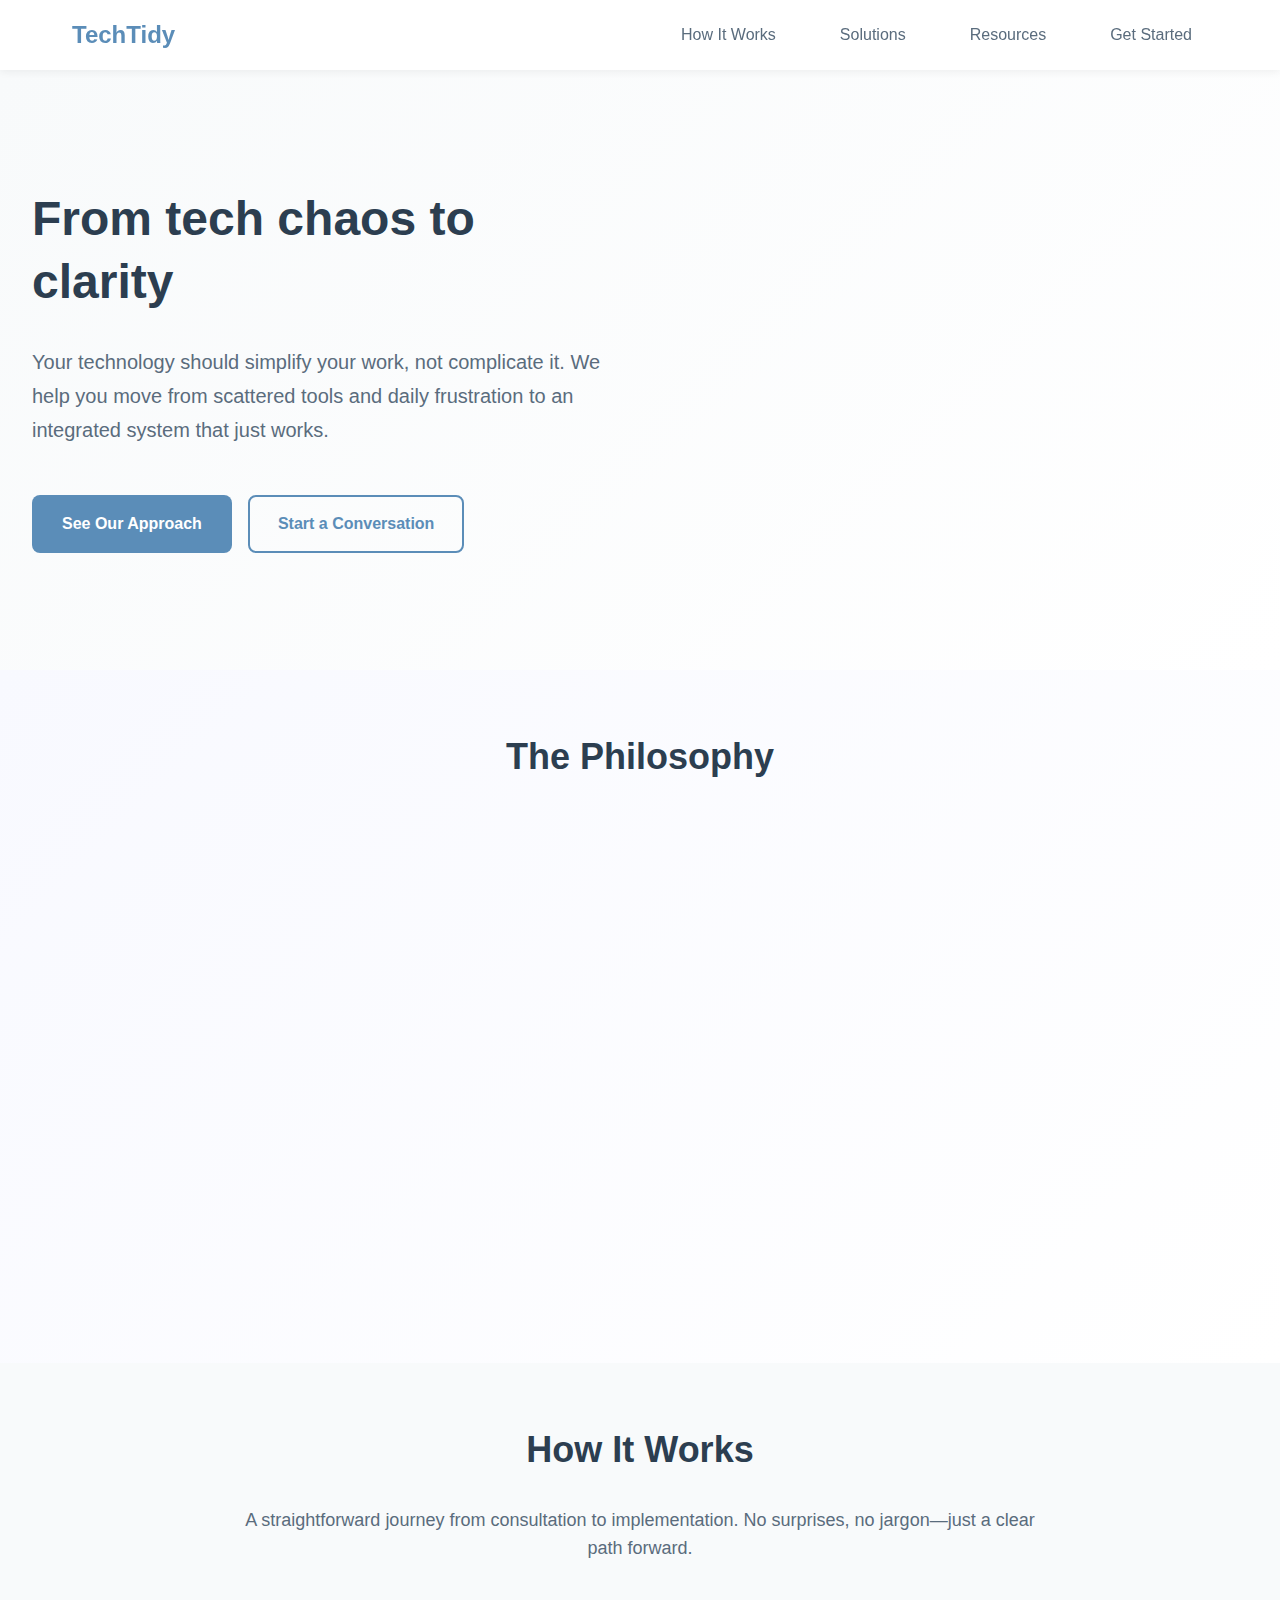
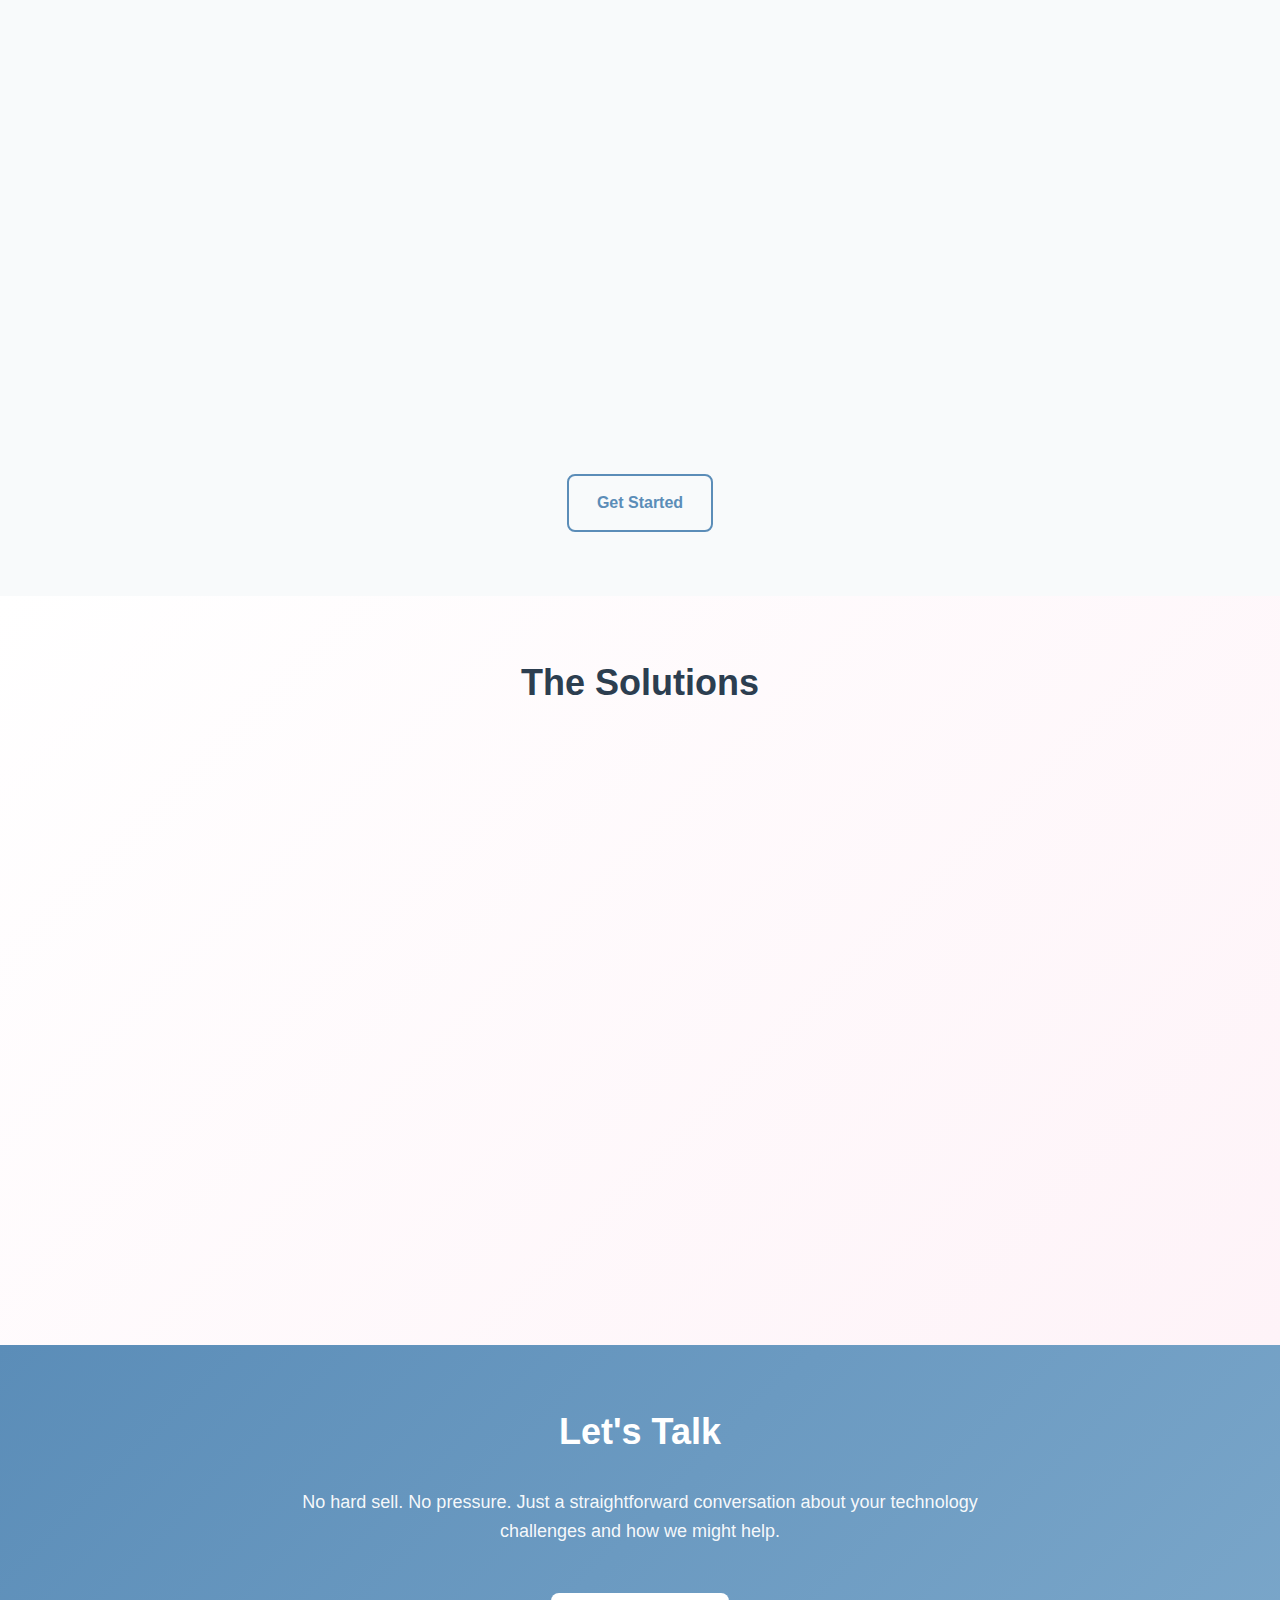
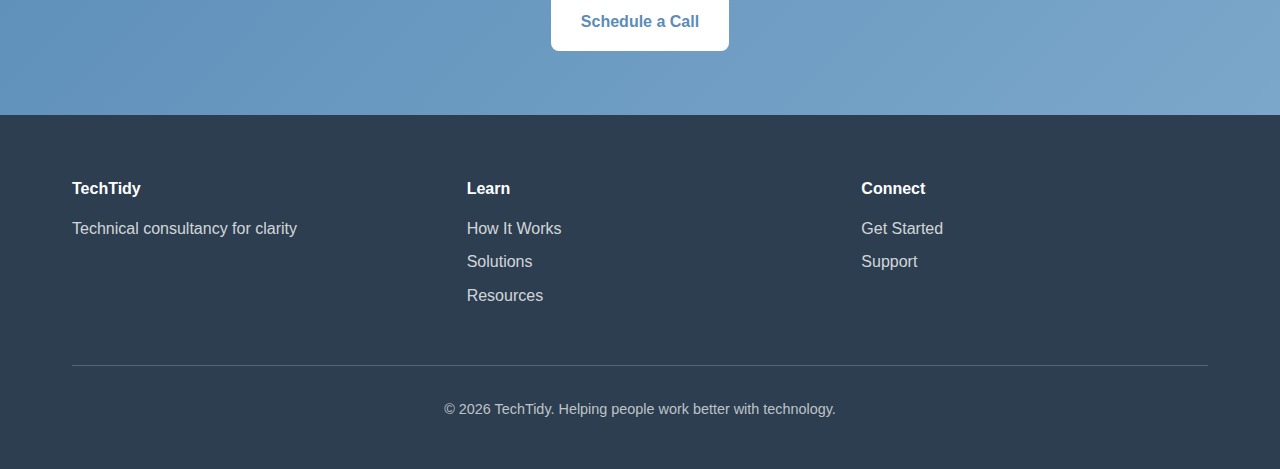
<file: index.html>
<!DOCTYPE html>
<html lang="en">
<head>
    <meta charset="UTF-8">
    <meta name="viewport" content="width=device-width, initial-scale=1.0">
    <meta name="description" content="Technical consultancy for clarity. We help you move from tech chaos to an integrated system that just works. Assessment, improvement, and connection.">
    <title>TechTidy - From Tech Chaos to Clarity</title>
    <link rel="stylesheet" href="styles.css">
</head>
<body>
    <header>
        <nav class="nav-container">
            <div class="logo">
                <a href="index.html">TechTidy</a>
            </div>
            <button class="mobile-menu-toggle" aria-label="Toggle menu">
                <span></span>
                <span></span>
                <span></span>
            </button>
            <ul class="nav-menu">
                <li><a href="how-it-works.html">How It Works</a></li>
                <li><a href="solutions.html">Solutions</a></li>
                <li><a href="resources.html">Resources</a></li>
                <li><a href="contact.html">Get Started</a></li>
            </ul>
        </nav>
    </header>

    <main>
        <section class="hero">
            <div class="hero-content">
                <h1>From tech chaos to clarity</h1>
                <p class="hero-subtitle">Your technology should simplify your work, not complicate it. We help you move from scattered tools and daily frustration to an integrated system that just works.</p>
                <div class="hero-cta">
                    <a href="#philosophy" class="btn btn-primary">See Our Approach</a>
                    <a href="contact.html" class="btn btn-secondary">Start a Conversation</a>
                </div>
            </div>
        </section>

        <section class="value-props" id="philosophy">
            <div class="container">
                <h2>The Philosophy</h2>
                <div class="value-grid">
                    <div class="value-card">
                        <div class="value-icon">01</div>
                        <h3>Assess</h3>
                        <p>We start by understanding your current technology landscape. What tools do you use? Where are the friction points? What's working, and what isn't? This isn't about judgment—it's about clarity. We map your existing systems to identify opportunities for improvement.</p>
                    </div>
                    <div class="value-card">
                        <div class="value-icon">02</div>
                        <h3>Improve</h3>
                        <p>With a clear picture in hand, we recommend targeted improvements. This might mean better integration between existing tools, replacing inefficient systems, or streamlining workflows. We prioritize changes that deliver meaningful impact without disrupting your work.</p>
                    </div>
                    <div class="value-card">
                        <div class="value-icon">03</div>
                        <h3>Connect</h3>
                        <p>Finally, we bring it all together. We implement the solutions we've planned, ensuring your tools communicate seamlessly. The goal is simple: less manual work, fewer errors, and more time for what matters. Technology that supports you, not the other way around.</p>
                    </div>
                </div>
            </div>
        </section>

        <section class="how-section">
            <div class="container">
                <div class="how-content">
                    <h2>How It Works</h2>
                    <p class="section-intro">A straightforward journey from consultation to implementation. No surprises, no jargon—just a clear path forward.</p>
                    <div class="how-steps">
                        <div class="step">
                            <div class="step-number">1</div>
                            <div class="step-content">
                                <h3>Discovery Call</h3>
                                <p>We start with a conversation. Tell us about your work, your tools, and your pain points. This initial consultation is free and helps us both understand if we're a good fit.</p>
                            </div>
                        </div>
                        <div class="step">
                            <div class="step-number">2</div>
                            <div class="step-content">
                                <h3>Assessment & Proposal</h3>
                                <p>We analyze your current setup and develop a tailored plan. You'll receive a clear proposal outlining what we'll do, why it matters, and what it costs. No moving forward without your approval.</p>
                            </div>
                        </div>
                        <div class="step">
                            <div class="step-number">3</div>
                            <div class="step-content">
                                <h3>Implementation & Support</h3>
                                <p>We execute the plan, keeping you informed at every stage. After implementation, we provide training and ongoing support to ensure everything runs smoothly.</p>
                            </div>
                        </div>
                    </div>
                    <a href="contact.html" class="btn btn-outline">Get Started</a>
                </div>
            </div>
        </section>

        <section class="examples-preview" id="solutions">
            <div class="container">
                <h2>The Solutions</h2>
                <div class="examples-grid">
                    <div class="example-card">
                        <h3>Problem: Data Silos</h3>
                        <p>Information trapped in disconnected systems. Manual data entry eating up hours. Inconsistencies across platforms causing confusion and errors.</p>
                        <h3 class="solution-progress-heading">Progress: Unified Data Flow</h3>
                        <p>Automated synchronization between your key systems. Single source of truth. Information updates everywhere simultaneously, eliminating duplicate work.</p>
                    </div>
                    <div class="example-card">
                        <h3>Problem: Workflow Bottlenecks</h3>
                        <p>Repetitive tasks consuming valuable time. Manual handoffs between team members. Processes that require constant monitoring and intervention.</p>
                        <h3 class="solution-progress-heading">Progress: Streamlined Operations</h3>
                        <p>Automated workflows that run in the background. Smart routing and notifications. Your team focuses on decisions, not data movement.</p>
                    </div>
                    <div class="example-card">
                        <h3>Problem: System Overload</h3>
                        <p>Too many tools without clear purpose. Overlapping functionality. Technology that adds complexity rather than removing it.</p>
                        <h3 class="solution-progress-heading">Progress: Optimized Stack</h3>
                        <p>Right-sized toolset for your needs. Clear roles for each system. Seamless integration where it matters most.</p>
                    </div>
                </div>
            </div>
        </section>

        <section class="cta-section">
            <div class="container">
                <div class="cta-content">
                    <h2>Let's Talk</h2>
                    <p>No hard sell. No pressure. Just a straightforward conversation about your technology challenges and how we might help.</p>
                    <div class="cta-buttons">
                        <a href="contact.html" class="btn btn-primary">Schedule a Call</a>
                    </div>
                </div>
            </div>
        </section>
    </main>

    <footer>
        <div class="container">
            <div class="footer-content">
                <div class="footer-section">
                    <h4>TechTidy</h4>
                    <p>Technical consultancy for clarity</p>
                </div>
                <div class="footer-section">
                    <h4>Learn</h4>
                    <ul>
                        <li><a href="how-it-works.html">How It Works</a></li>
                        <li><a href="solutions.html">Solutions</a></li>
                        <li><a href="resources.html">Resources</a></li>
                    </ul>
                </div>
                <div class="footer-section">
                    <h4>Connect</h4>
                    <ul>
                        <li><a href="contact.html">Get Started</a></li>
                        <li><a href="contact.html#support">Support</a></li>
                    </ul>
                </div>
            </div>
            <div class="footer-bottom">
                <p>&copy; 2026 TechTidy. Helping people work better with technology.</p>
            </div>
        </div>
    </footer>

    <script src="script.js"></script>
</body>
</html>
</file>
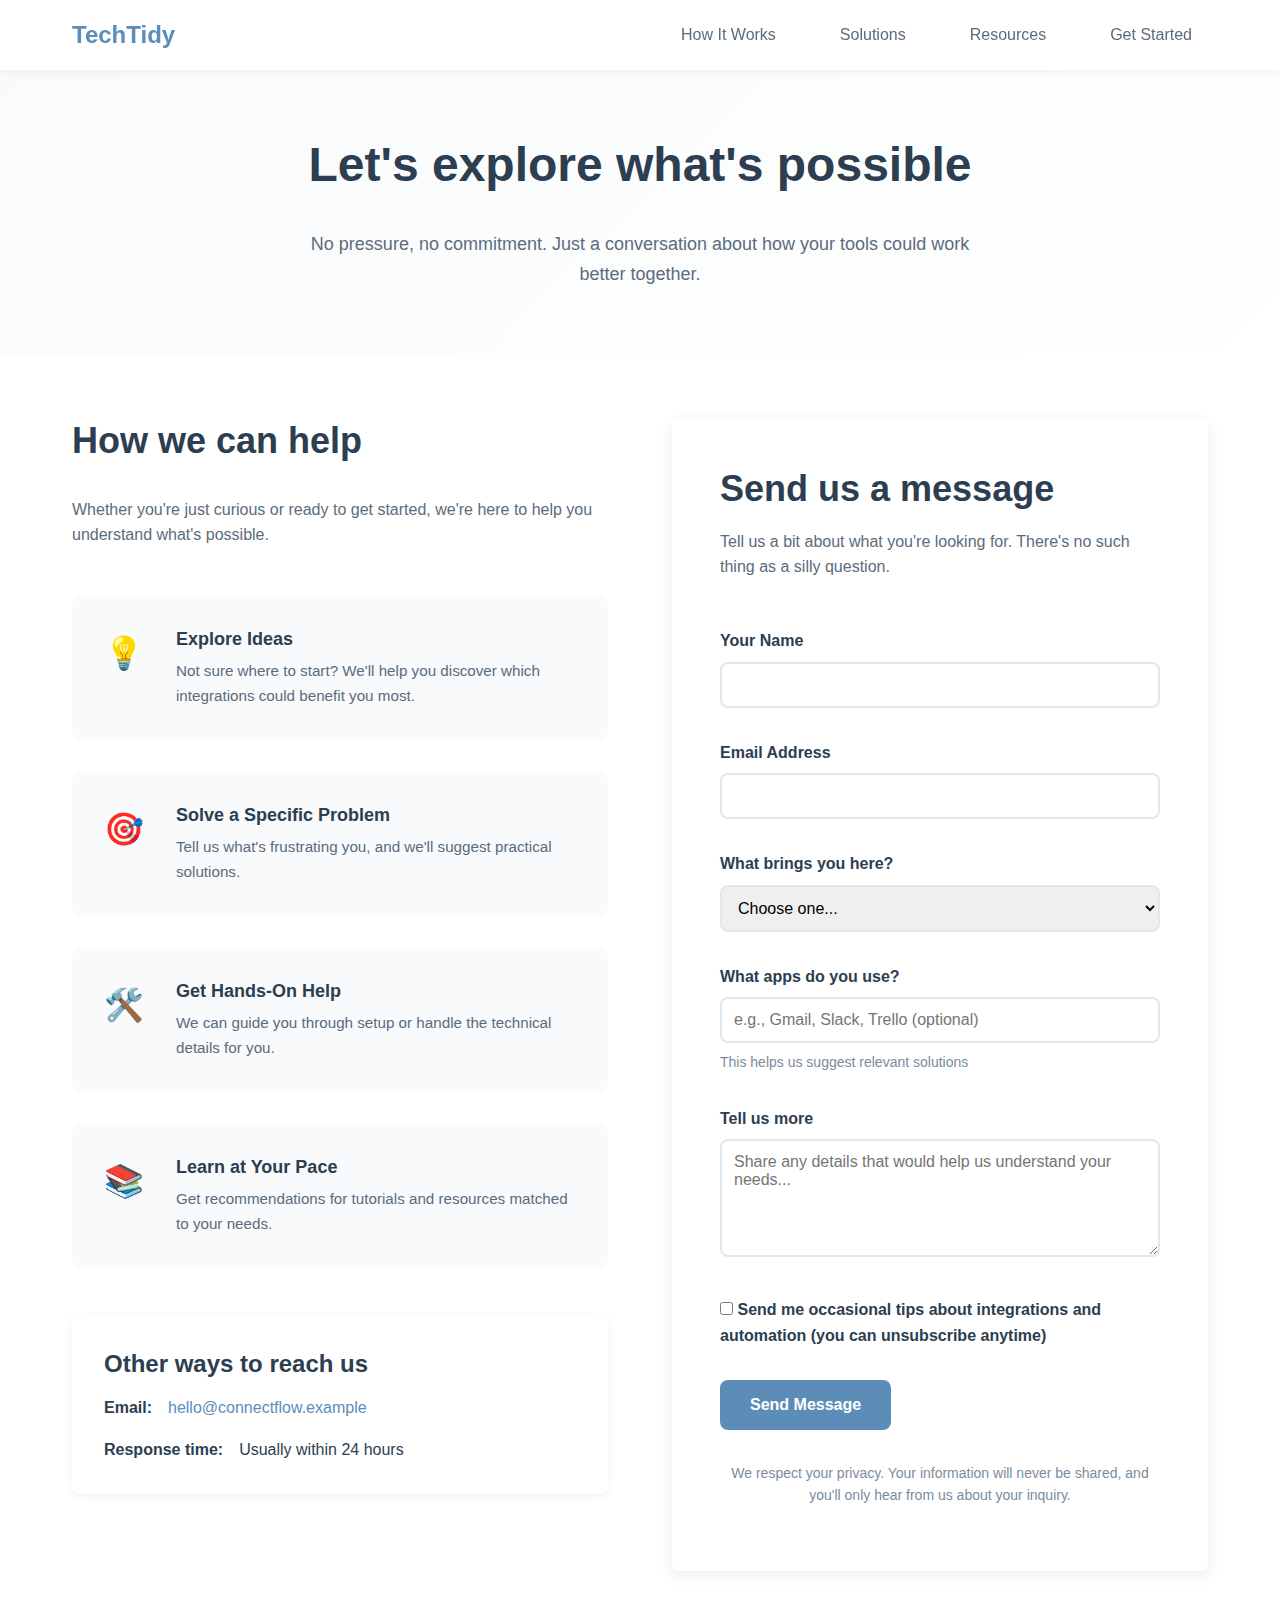
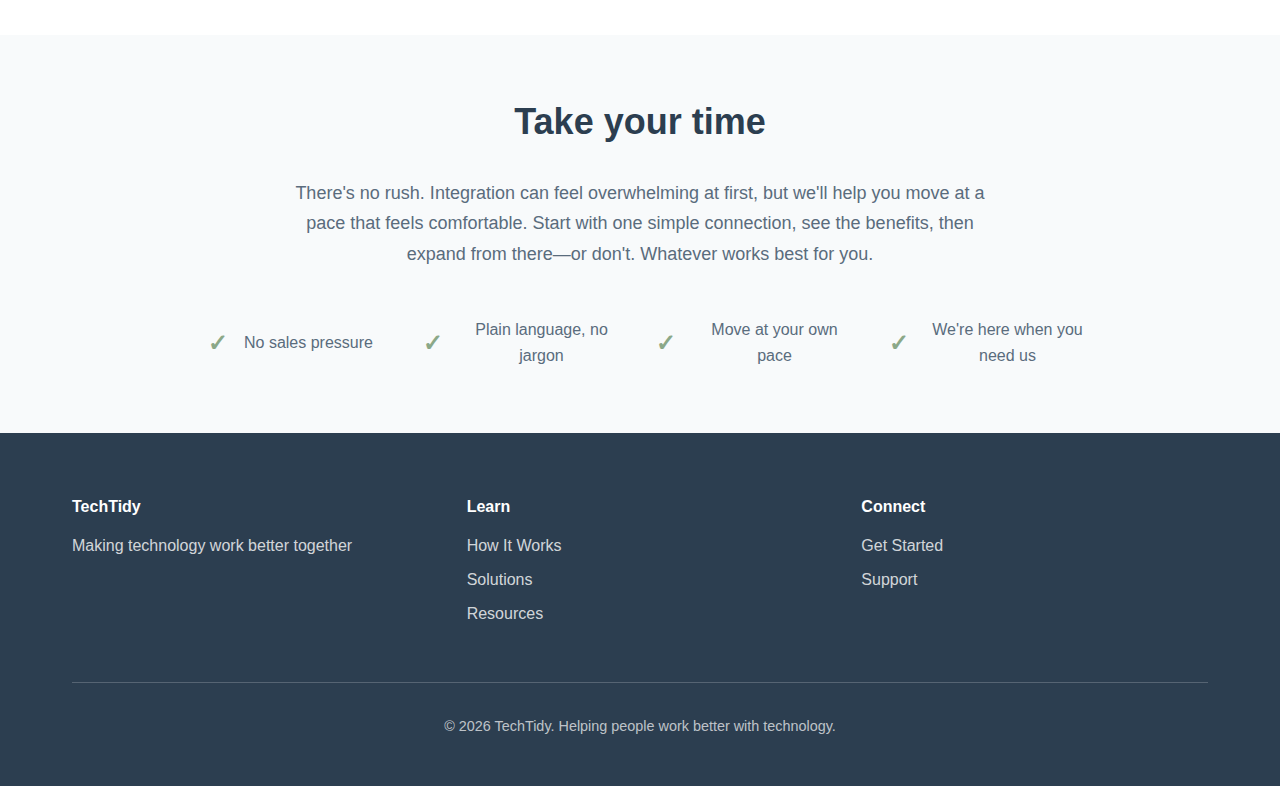
<file: contact.html>
<!DOCTYPE html>
<html lang="en">
<head>
    <meta charset="UTF-8">
    <meta name="viewport" content="width=device-width, initial-scale=1.0">
    <meta name="description" content="Get started with TechTidy. Ask questions, request a consultation, or describe your integration needs.">
    <title>Get Started - TechTidy</title>
    <link rel="stylesheet" href="styles.css">
</head>
<body>
    <header>
        <nav class="nav-container">
            <div class="logo">
                <a href="index.html">TechTidy</a>
            </div>
            <button class="mobile-menu-toggle" aria-label="Toggle menu">
                <span></span>
                <span></span>
                <span></span>
            </button>
            <ul class="nav-menu">
                <li><a href="how-it-works.html">How It Works</a></li>
                <li><a href="solutions.html">Solutions</a></li>
                <li><a href="resources.html">Resources</a></li>
                <li><a href="contact.html">Get Started</a></li>
            </ul>
        </nav>
    </header>

    <main>
        <section class="page-hero">
            <div class="container">
                <h1>Let's explore what's possible</h1>
                <p class="hero-subtitle">No pressure, no commitment. Just a conversation about how your tools could work better together.</p>
            </div>
        </section>

        <section class="contact-section">
            <div class="container">
                <div class="contact-grid">
                    <div class="contact-info">
                        <h2>How we can help</h2>
                        <p>Whether you're just curious or ready to get started, we're here to help you understand what's possible.</p>

                        <div class="help-options">
                            <div class="help-option">
                                <span class="option-icon">💡</span>
                                <div class="option-content">
                                    <h3>Explore Ideas</h3>
                                    <p>Not sure where to start? We'll help you discover which integrations could benefit you most.</p>
                                </div>
                            </div>

                            <div class="help-option">
                                <span class="option-icon">🎯</span>
                                <div class="option-content">
                                    <h3>Solve a Specific Problem</h3>
                                    <p>Tell us what's frustrating you, and we'll suggest practical solutions.</p>
                                </div>
                            </div>

                            <div class="help-option">
                                <span class="option-icon">🛠️</span>
                                <div class="option-content">
                                    <h3>Get Hands-On Help</h3>
                                    <p>We can guide you through setup or handle the technical details for you.</p>
                                </div>
                            </div>

                            <div class="help-option">
                                <span class="option-icon">📚</span>
                                <div class="option-content">
                                    <h3>Learn at Your Pace</h3>
                                    <p>Get recommendations for tutorials and resources matched to your needs.</p>
                                </div>
                            </div>
                        </div>

                        <div class="contact-details">
                            <h3>Other ways to reach us</h3>
                            <div class="contact-methods">
                                <div class="contact-method">
                                    <strong>Email:</strong>
                                    <a href="mailto:hello@connectflow.example">hello@connectflow.example</a>
                                </div>
                                <div class="contact-method">
                                    <strong>Response time:</strong>
                                    <span>Usually within 24 hours</span>
                                </div>
                            </div>
                        </div>
                    </div>

                    <div class="contact-form-container">
                        <form class="contact-form" id="contactForm">
                            <h2>Send us a message</h2>
                            <p class="form-intro">Tell us a bit about what you're looking for. There's no such thing as a silly question.</p>

                            <div class="form-group">
                                <label for="name">Your Name</label>
                                <input type="text" id="name" name="name" required>
                            </div>

                            <div class="form-group">
                                <label for="email">Email Address</label>
                                <input type="email" id="email" name="email" required>
                            </div>

                            <div class="form-group">
                                <label for="interest">What brings you here?</label>
                                <select id="interest" name="interest" required>
                                    <option value="">Choose one...</option>
                                    <option value="exploring">Just exploring and curious</option>
                                    <option value="specific">I have a specific problem to solve</option>
                                    <option value="ready">Ready to set up integrations</option>
                                    <option value="help">Need help with existing integrations</option>
                                    <option value="other">Something else</option>
                                </select>
                            </div>

                            <div class="form-group">
                                <label for="apps">What apps do you use?</label>
                                <input type="text" id="apps" name="apps" placeholder="e.g., Gmail, Slack, Trello (optional)">
                                <small>This helps us suggest relevant solutions</small>
                            </div>

                            <div class="form-group">
                                <label for="message">Tell us more</label>
                                <textarea id="message" name="message" rows="5" placeholder="Share any details that would help us understand your needs..."></textarea>
                            </div>

                            <div class="form-group">
                                <label class="checkbox-label">
                                    <input type="checkbox" name="newsletter">
                                    <span>Send me occasional tips about integrations and automation (you can unsubscribe anytime)</span>
                                </label>
                            </div>

                            <button type="submit" class="btn btn-primary">Send Message</button>
                            
                            <p class="form-note">We respect your privacy. Your information will never be shared, and you'll only hear from us about your inquiry.</p>
                        </form>
                    </div>
                </div>
            </div>
        </section>

        <section class="comfort-section" id="support">
            <div class="container">
                <h2>Take your time</h2>
                <p class="comfort-text">There's no rush. Integration can feel overwhelming at first, but we'll help you move at a pace that feels comfortable. Start with one simple connection, see the benefits, then expand from there—or don't. Whatever works best for you.</p>
                <div class="comfort-points">
                    <div class="comfort-point">
                        <span>✓</span>
                        <p>No sales pressure</p>
                    </div>
                    <div class="comfort-point">
                        <span>✓</span>
                        <p>Plain language, no jargon</p>
                    </div>
                    <div class="comfort-point">
                        <span>✓</span>
                        <p>Move at your own pace</p>
                    </div>
                    <div class="comfort-point">
                        <span>✓</span>
                        <p>We're here when you need us</p>
                    </div>
                </div>
            </div>
        </section>
    </main>

    <footer>
        <div class="container">
            <div class="footer-content">
                <div class="footer-section">
                    <h4>TechTidy</h4>
                    <p>Making technology work better together</p>
                </div>
                <div class="footer-section">
                    <h4>Learn</h4>
                    <ul>
                        <li><a href="how-it-works.html">How It Works</a></li>
                        <li><a href="solutions.html">Solutions</a></li>
                        <li><a href="resources.html">Resources</a></li>
                    </ul>
                </div>
                <div class="footer-section">
                    <h4>Connect</h4>
                    <ul>
                        <li><a href="contact.html">Get Started</a></li>
                        <li><a href="contact.html#support">Support</a></li>
                    </ul>
                </div>
            </div>
            <div class="footer-bottom">
                <p>&copy; 2026 TechTidy. Helping people work better with technology.</p>
            </div>
        </div>
    </footer>

    <script src="script.js"></script>
    <script>
        // Simple form handling (demo)
        document.getElementById('contactForm').addEventListener('submit', function(e) {
            e.preventDefault();
            alert('Thank you for your message! We\'ll get back to you soon.\n\n(In a production site, this would send your message to our team.)');
            this.reset();
        });
    </script>
</body>
</html>
</file>
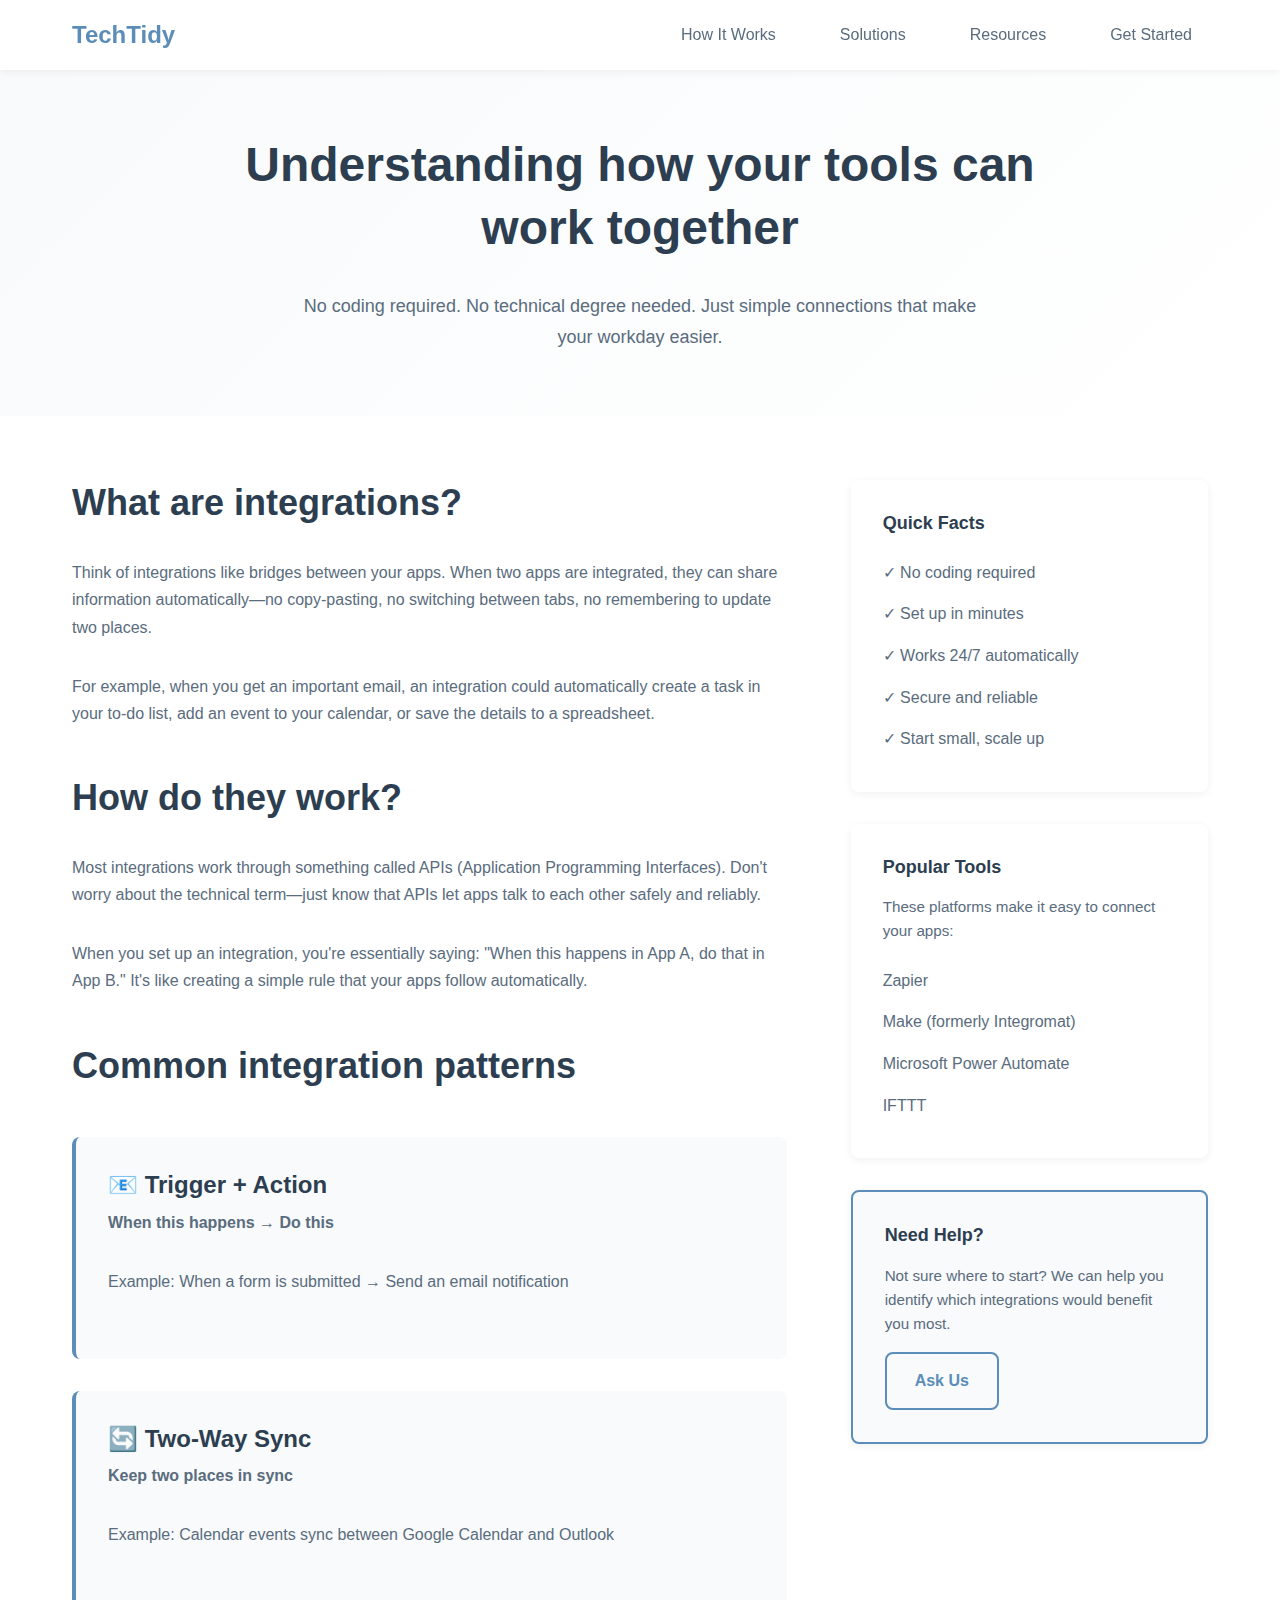
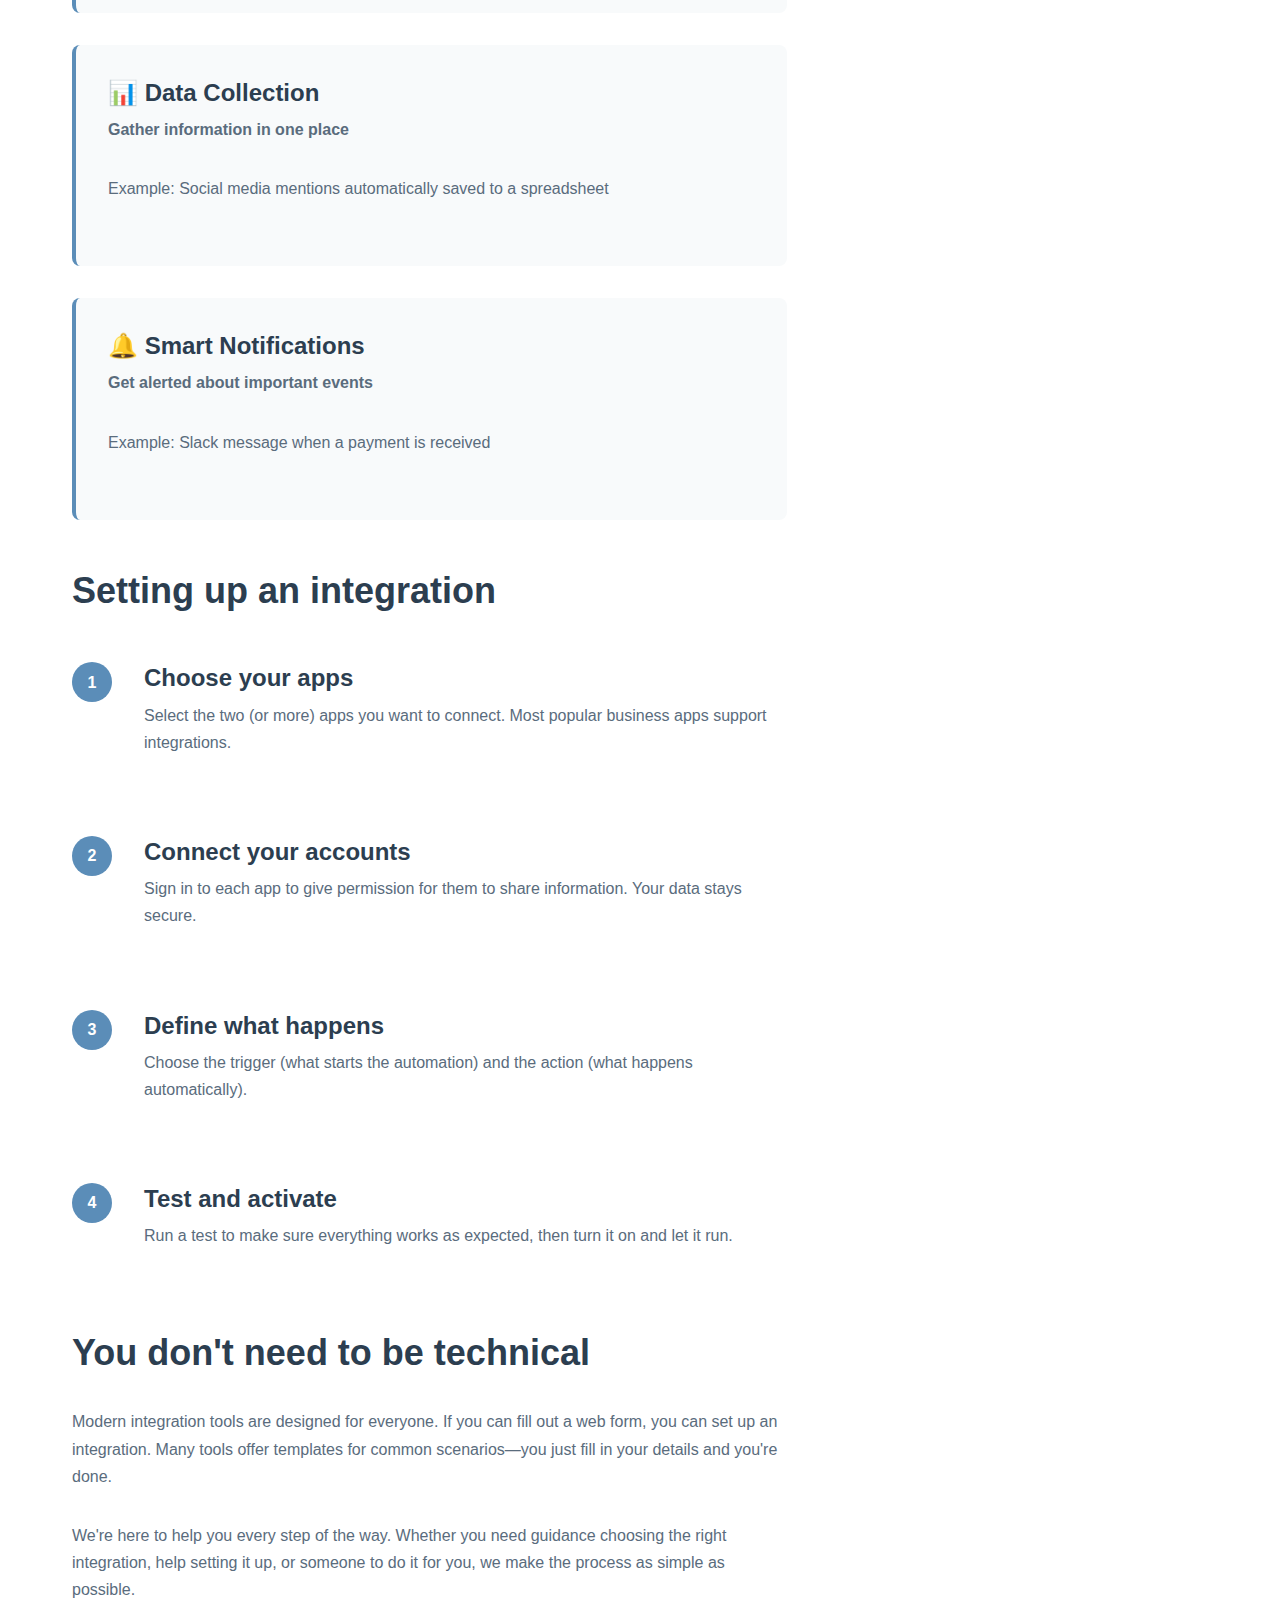
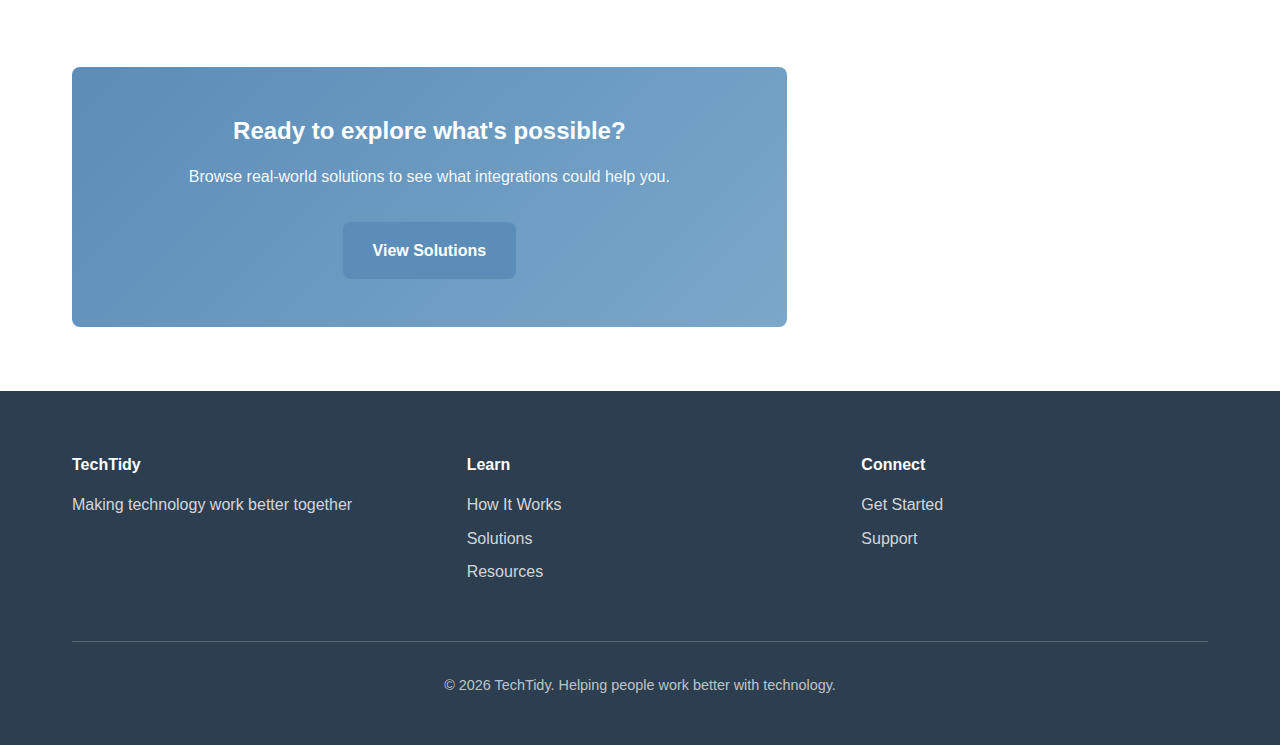
<file: how-it-works.html>
<!DOCTYPE html>
<html lang="en">
<head>
    <meta charset="UTF-8">
    <meta name="viewport" content="width=device-width, initial-scale=1.0">
    <meta name="description" content="Learn how app integrations work and discover simple ways to connect your tools without technical expertise.">
    <title>How It Works - TechTidy</title>
    <link rel="stylesheet" href="styles.css">
</head>
<body>
    <header>
        <nav class="nav-container">
            <div class="logo">
                <a href="index.html">TechTidy</a>
            </div>
            <button class="mobile-menu-toggle" aria-label="Toggle menu">
                <span></span>
                <span></span>
                <span></span>
            </button>
            <ul class="nav-menu">
                <li><a href="how-it-works.html">How It Works</a></li>
                <li><a href="solutions.html">Solutions</a></li>
                <li><a href="resources.html">Resources</a></li>
                <li><a href="contact.html">Get Started</a></li>
            </ul>
        </nav>
    </header>

    <main>
        <section class="page-hero">
            <div class="container">
                <h1>Understanding how your tools can work together</h1>
                <p class="hero-subtitle">No coding required. No technical degree needed. Just simple connections that make your workday easier.</p>
            </div>
        </section>

        <section class="content-section">
            <div class="container">
                <div class="content-grid">
                    <div class="content-main">
                        <h2>What are integrations?</h2>
                        <p>Think of integrations like bridges between your apps. When two apps are integrated, they can share information automatically—no copy-pasting, no switching between tabs, no remembering to update two places.</p>
                        <p>For example, when you get an important email, an integration could automatically create a task in your to-do list, add an event to your calendar, or save the details to a spreadsheet.</p>

                        <h2>How do they work?</h2>
                        <p>Most integrations work through something called APIs (Application Programming Interfaces). Don't worry about the technical term—just know that APIs let apps talk to each other safely and reliably.</p>
                        <p>When you set up an integration, you're essentially saying: "When this happens in App A, do that in App B." It's like creating a simple rule that your apps follow automatically.</p>

                        <h2>Common integration patterns</h2>
                        <div class="pattern-list">
                            <div class="pattern-item">
                                <h3>📧 Trigger + Action</h3>
                                <p><strong>When this happens → Do this</strong></p>
                                <p>Example: When a form is submitted → Send an email notification</p>
                            </div>
                            <div class="pattern-item">
                                <h3>🔄 Two-Way Sync</h3>
                                <p><strong>Keep two places in sync</strong></p>
                                <p>Example: Calendar events sync between Google Calendar and Outlook</p>
                            </div>
                            <div class="pattern-item">
                                <h3>📊 Data Collection</h3>
                                <p><strong>Gather information in one place</strong></p>
                                <p>Example: Social media mentions automatically saved to a spreadsheet</p>
                            </div>
                            <div class="pattern-item">
                                <h3>🔔 Smart Notifications</h3>
                                <p><strong>Get alerted about important events</strong></p>
                                <p>Example: Slack message when a payment is received</p>
                            </div>
                        </div>

                        <h2>Setting up an integration</h2>
                        <div class="setup-steps">
                            <div class="setup-step">
                                <div class="setup-number">1</div>
                                <div class="setup-content">
                                    <h3>Choose your apps</h3>
                                    <p>Select the two (or more) apps you want to connect. Most popular business apps support integrations.</p>
                                </div>
                            </div>
                            <div class="setup-step">
                                <div class="setup-number">2</div>
                                <div class="setup-content">
                                    <h3>Connect your accounts</h3>
                                    <p>Sign in to each app to give permission for them to share information. Your data stays secure.</p>
                                </div>
                            </div>
                            <div class="setup-step">
                                <div class="setup-number">3</div>
                                <div class="setup-content">
                                    <h3>Define what happens</h3>
                                    <p>Choose the trigger (what starts the automation) and the action (what happens automatically).</p>
                                </div>
                            </div>
                            <div class="setup-step">
                                <div class="setup-number">4</div>
                                <div class="setup-content">
                                    <h3>Test and activate</h3>
                                    <p>Run a test to make sure everything works as expected, then turn it on and let it run.</p>
                                </div>
                            </div>
                        </div>

                        <h2>You don't need to be technical</h2>
                        <p>Modern integration tools are designed for everyone. If you can fill out a web form, you can set up an integration. Many tools offer templates for common scenarios—you just fill in your details and you're done.</p>
                        <p>We're here to help you every step of the way. Whether you need guidance choosing the right integration, help setting it up, or someone to do it for you, we make the process as simple as possible.</p>

                        <div class="cta-box">
                            <h3>Ready to explore what's possible?</h3>
                            <p>Browse real-world solutions to see what integrations could help you.</p>
                            <a href="solutions.html" class="btn btn-primary">View Solutions</a>
                        </div>
                    </div>

                    <aside class="content-sidebar">
                        <div class="sidebar-card">
                            <h3>Quick Facts</h3>
                            <ul class="fact-list">
                                <li>✓ No coding required</li>
                                <li>✓ Set up in minutes</li>
                                <li>✓ Works 24/7 automatically</li>
                                <li>✓ Secure and reliable</li>
                                <li>✓ Start small, scale up</li>
                            </ul>
                        </div>

                        <div class="sidebar-card">
                            <h3>Popular Tools</h3>
                            <p>These platforms make it easy to connect your apps:</p>
                            <ul class="tool-list">
                                <li>Zapier</li>
                                <li>Make (formerly Integromat)</li>
                                <li>Microsoft Power Automate</li>
                                <li>IFTTT</li>
                            </ul>
                        </div>

                        <div class="sidebar-card highlight">
                            <h3>Need Help?</h3>
                            <p>Not sure where to start? We can help you identify which integrations would benefit you most.</p>
                            <a href="contact.html" class="btn btn-secondary">Ask Us</a>
                        </div>
                    </aside>
                </div>
            </div>
        </section>
    </main>

    <footer>
        <div class="container">
            <div class="footer-content">
                <div class="footer-section">
                    <h4>TechTidy</h4>
                    <p>Making technology work better together</p>
                </div>
                <div class="footer-section">
                    <h4>Learn</h4>
                    <ul>
                        <li><a href="how-it-works.html">How It Works</a></li>
                        <li><a href="solutions.html">Solutions</a></li>
                        <li><a href="resources.html">Resources</a></li>
                    </ul>
                </div>
                <div class="footer-section">
                    <h4>Connect</h4>
                    <ul>
                        <li><a href="contact.html">Get Started</a></li>
                        <li><a href="contact.html#support">Support</a></li>
                    </ul>
                </div>
            </div>
            <div class="footer-bottom">
                <p>&copy; 2026 TechTidy. Helping people work better with technology.</p>
            </div>
        </div>
    </footer>

    <script src="script.js"></script>
</body>
</html>
</file>
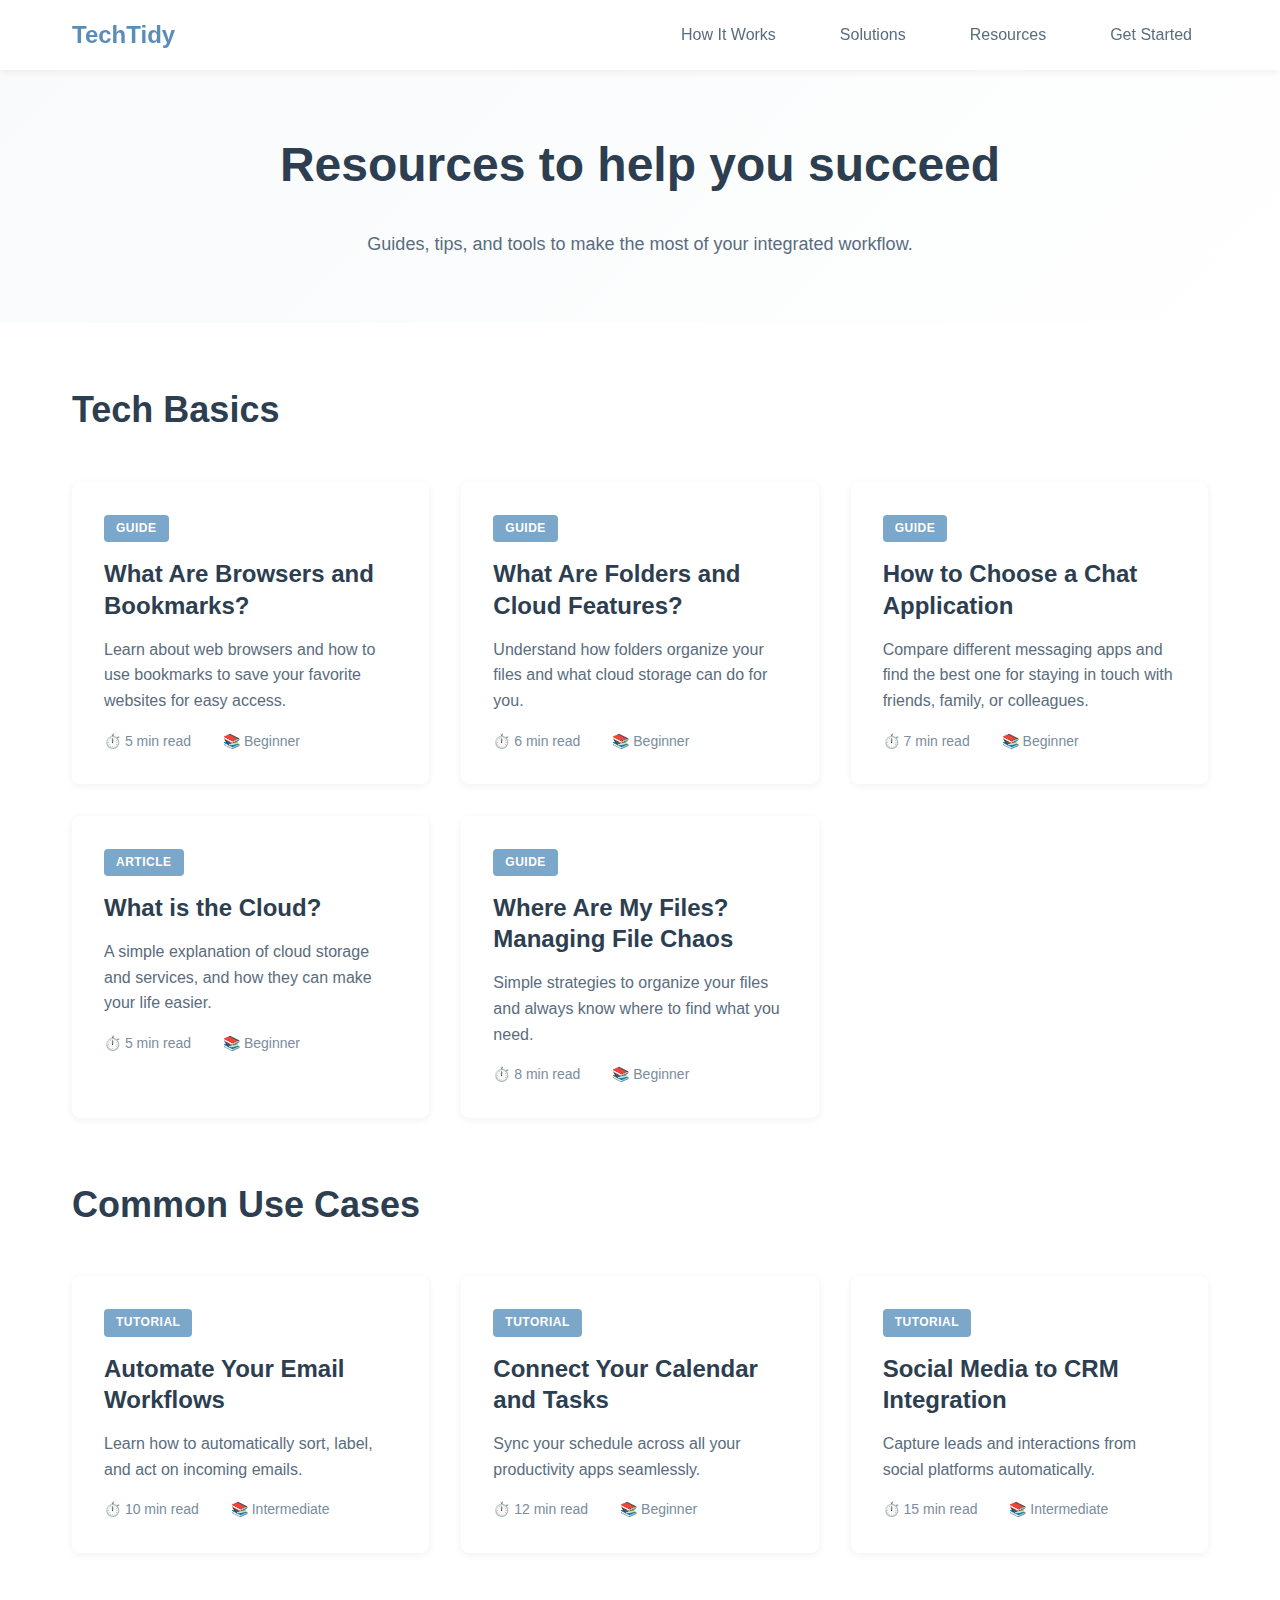
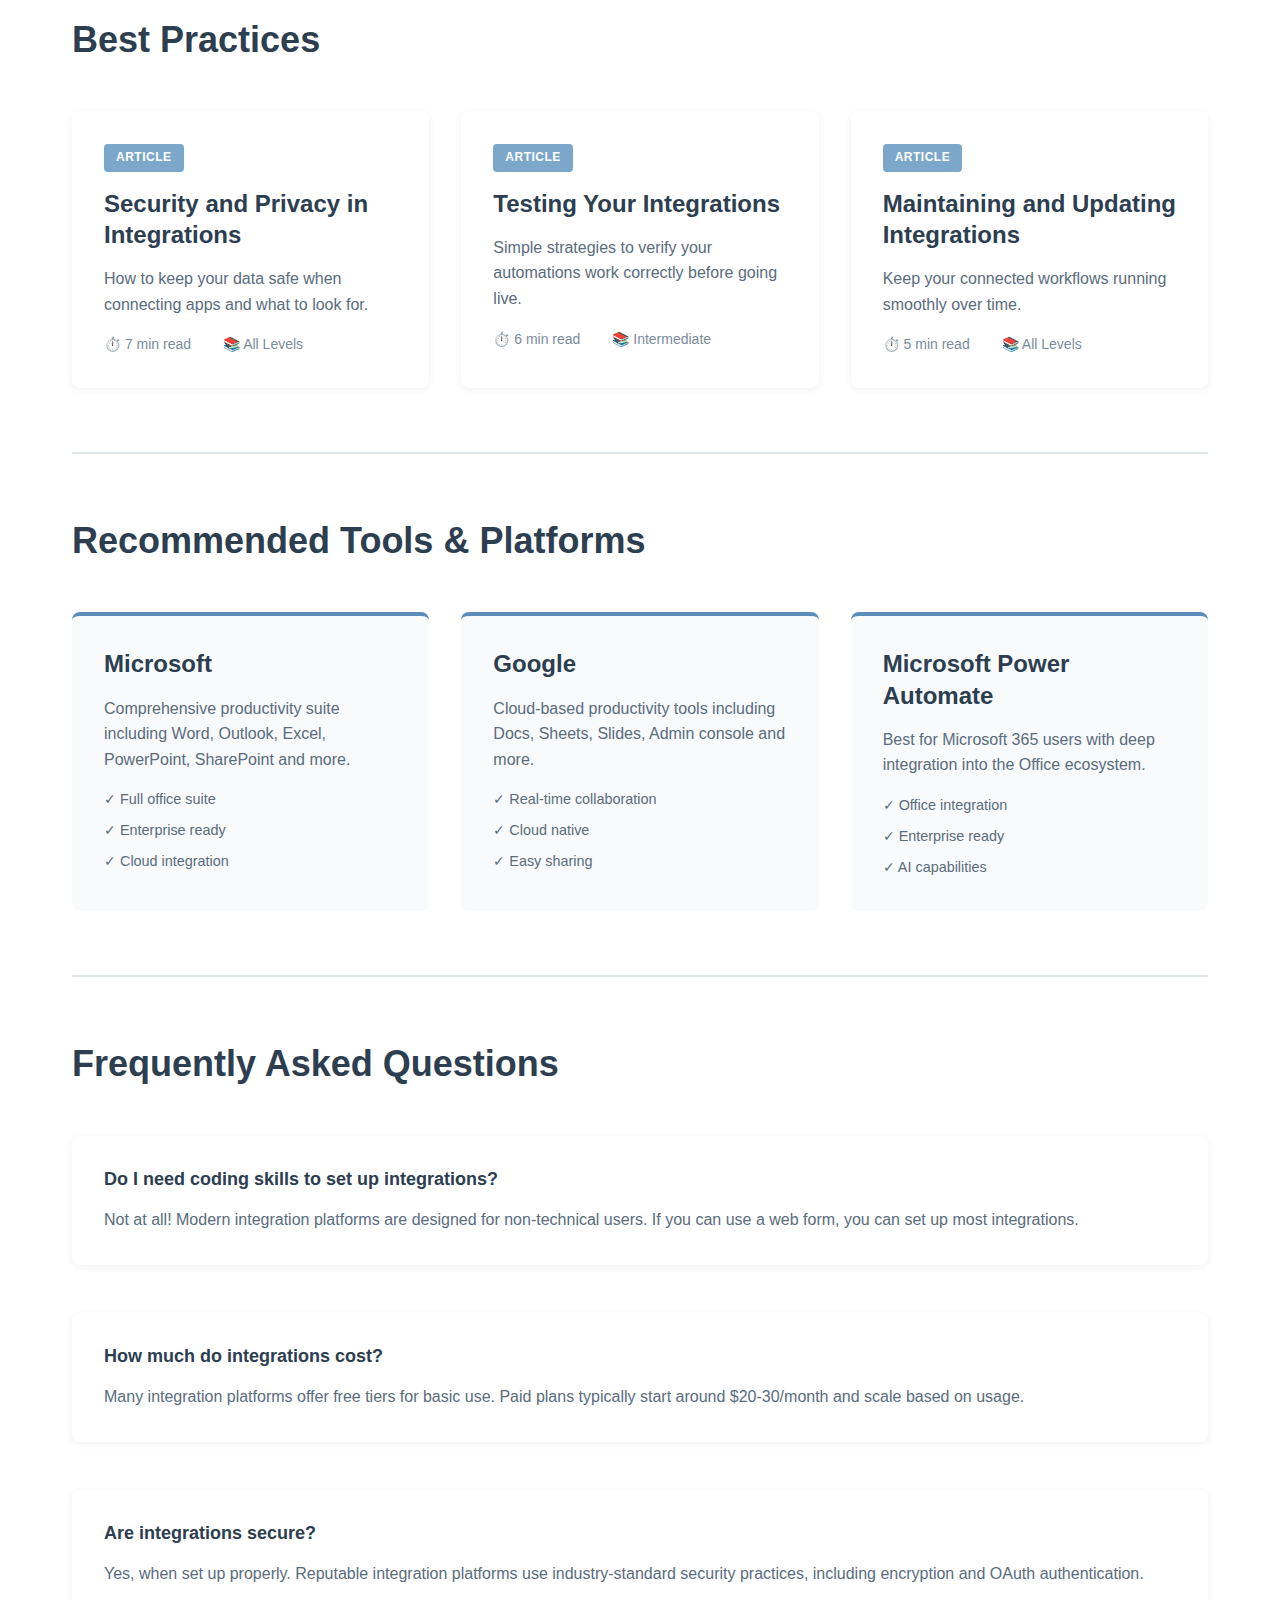
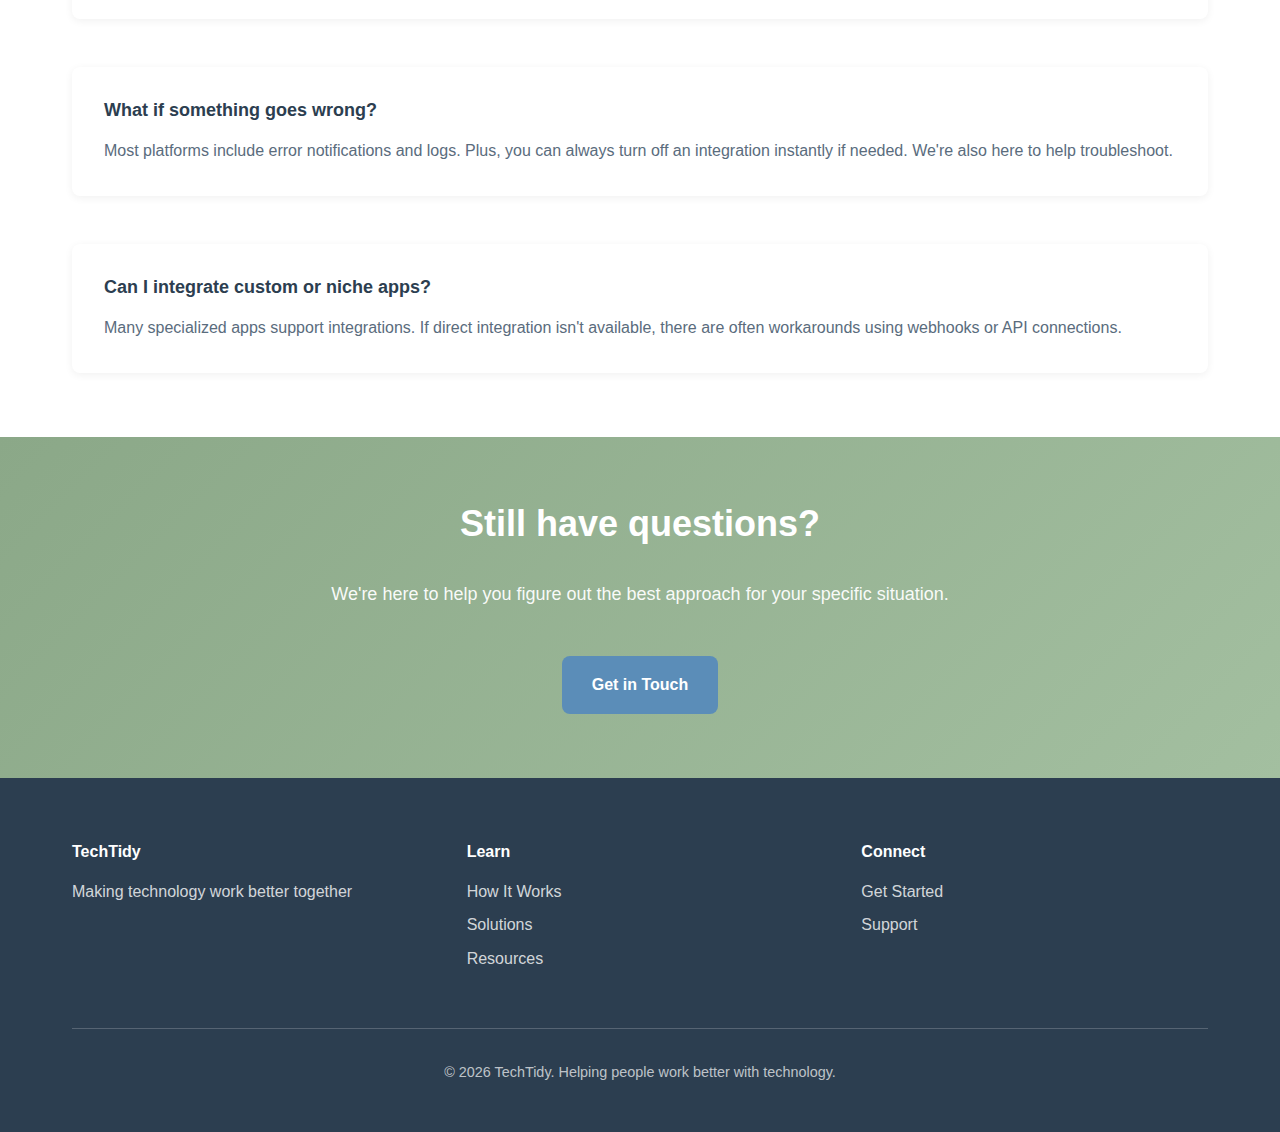
<file: resources.html>
<!DOCTYPE html>
<html lang="en">
<head>
    <meta charset="UTF-8">
    <meta name="viewport" content="width=device-width, initial-scale=1.0">
    <meta name="description" content="Helpful guides, tutorials, and resources to help you get started with app integrations and workflow automation.">
    <title>Resources - TechTidy</title>
    <link rel="stylesheet" href="styles.css">
</head>
<body>
    <header>
        <nav class="nav-container">
            <div class="logo">
                <a href="index.html">TechTidy</a>
            </div>
            <button class="mobile-menu-toggle" aria-label="Toggle menu">
                <span></span>
                <span></span>
                <span></span>
            </button>
            <ul class="nav-menu">
                <li><a href="how-it-works.html">How It Works</a></li>
                <li><a href="solutions.html">Solutions</a></li>
                <li><a href="resources.html">Resources</a></li>
                <li><a href="contact.html">Get Started</a></li>
            </ul>
        </nav>
    </header>

    <main>
        <section class="page-hero">
            <div class="container">
                <h1>Resources to help you succeed</h1>
                <p class="hero-subtitle">Guides, tips, and tools to make the most of your integrated workflow.</p>
            </div>
        </section>

        <section class="resources-section">
            <div class="container">
                <div class="resource-category">
                    <h2>Tech Basics</h2>
                    <div class="resource-grid">
                        <div class="resource-card">
                            <span class="resource-type">Guide</span>
                            <h3>What Are Browsers and Bookmarks?</h3>
                            <p>Learn about web browsers and how to use bookmarks to save your favorite websites for easy access.</p>
                            <div class="resource-meta">
                                <span>⏱️ 5 min read</span>
                                <span>📚 Beginner</span>
                            </div>
                        </div>

                        <div class="resource-card">
                            <span class="resource-type">Guide</span>
                            <h3>What Are Folders and Cloud Features?</h3>
                            <p>Understand how folders organize your files and what cloud storage can do for you.</p>
                            <div class="resource-meta">
                                <span>⏱️ 6 min read</span>
                                <span>📚 Beginner</span>
                            </div>
                        </div>

                        <div class="resource-card">
                            <span class="resource-type">Guide</span>
                            <h3>How to Choose a Chat Application</h3>
                            <p>Compare different messaging apps and find the best one for staying in touch with friends, family, or colleagues.</p>
                            <div class="resource-meta">
                                <span>⏱️ 7 min read</span>
                                <span>📚 Beginner</span>
                            </div>
                        </div>

                        <div class="resource-card">
                            <span class="resource-type">Article</span>
                            <h3>What is the Cloud?</h3>
                            <p>A simple explanation of cloud storage and services, and how they can make your life easier.</p>
                            <div class="resource-meta">
                                <span>⏱️ 5 min read</span>
                                <span>📚 Beginner</span>
                            </div>
                        </div>

                        <div class="resource-card">
                            <span class="resource-type">Guide</span>
                            <h3>Where Are My Files? Managing File Chaos</h3>
                            <p>Simple strategies to organize your files and always know where to find what you need.</p>
                            <div class="resource-meta">
                                <span>⏱️ 8 min read</span>
                                <span>📚 Beginner</span>
                            </div>
                        </div>
                    </div>
                </div>

                <div class="resource-category">
                    <h2>Common Use Cases</h2>
                    <div class="resource-grid">
                        <div class="resource-card">
                            <span class="resource-type">Tutorial</span>
                            <h3>Automate Your Email Workflows</h3>
                            <p>Learn how to automatically sort, label, and act on incoming emails.</p>
                            <div class="resource-meta">
                                <span>⏱️ 10 min read</span>
                                <span>📚 Intermediate</span>
                            </div>
                        </div>

                        <div class="resource-card">
                            <span class="resource-type">Tutorial</span>
                            <h3>Connect Your Calendar and Tasks</h3>
                            <p>Sync your schedule across all your productivity apps seamlessly.</p>
                            <div class="resource-meta">
                                <span>⏱️ 12 min read</span>
                                <span>📚 Beginner</span>
                            </div>
                        </div>

                        <div class="resource-card">
                            <span class="resource-type">Tutorial</span>
                            <h3>Social Media to CRM Integration</h3>
                            <p>Capture leads and interactions from social platforms automatically.</p>
                            <div class="resource-meta">
                                <span>⏱️ 15 min read</span>
                                <span>📚 Intermediate</span>
                            </div>
                        </div>
                    </div>
                </div>

                <div class="resource-category">
                    <h2>Best Practices</h2>
                    <div class="resource-grid">
                        <div class="resource-card">
                            <span class="resource-type">Article</span>
                            <h3>Security and Privacy in Integrations</h3>
                            <p>How to keep your data safe when connecting apps and what to look for.</p>
                            <div class="resource-meta">
                                <span>⏱️ 7 min read</span>
                                <span>📚 All Levels</span>
                            </div>
                        </div>

                        <div class="resource-card">
                            <span class="resource-type">Article</span>
                            <h3>Testing Your Integrations</h3>
                            <p>Simple strategies to verify your automations work correctly before going live.</p>
                            <div class="resource-meta">
                                <span>⏱️ 6 min read</span>
                                <span>📚 Intermediate</span>
                            </div>
                        </div>

                        <div class="resource-card">
                            <span class="resource-type">Article</span>
                            <h3>Maintaining and Updating Integrations</h3>
                            <p>Keep your connected workflows running smoothly over time.</p>
                            <div class="resource-meta">
                                <span>⏱️ 5 min read</span>
                                <span>📚 All Levels</span>
                            </div>
                        </div>
                    </div>
                </div>

                <div class="tools-section">
                    <h2>Recommended Tools & Platforms</h2>
                    <div class="tools-grid">
                        <div class="tool-card">
                            <h3>Microsoft</h3>
                            <p>Comprehensive productivity suite including Word, Outlook, Excel, PowerPoint, SharePoint and more.</p>
                            <div class="tool-features">
                                <span>✓ Full office suite</span>
                                <span>✓ Enterprise ready</span>
                                <span>✓ Cloud integration</span>
                            </div>
                        </div>

                        <div class="tool-card">
                            <h3>Google</h3>
                            <p>Cloud-based productivity tools including Docs, Sheets, Slides, Admin console and more.</p>
                            <div class="tool-features">
                                <span>✓ Real-time collaboration</span>
                                <span>✓ Cloud native</span>
                                <span>✓ Easy sharing</span>
                            </div>
                        </div>

                        <div class="tool-card">
                            <h3>Microsoft Power Automate</h3>
                            <p>Best for Microsoft 365 users with deep integration into the Office ecosystem.</p>
                            <div class="tool-features">
                                <span>✓ Office integration</span>
                                <span>✓ Enterprise ready</span>
                                <span>✓ AI capabilities</span>
                            </div>
                        </div>


                    </div>
                </div>

                <div class="faq-section">
                    <h2>Frequently Asked Questions</h2>
                    <div class="faq-list">
                        <div class="faq-item">
                            <h3>Do I need coding skills to set up integrations?</h3>
                            <p>Not at all! Modern integration platforms are designed for non-technical users. If you can use a web form, you can set up most integrations.</p>
                        </div>

                        <div class="faq-item">
                            <h3>How much do integrations cost?</h3>
                            <p>Many integration platforms offer free tiers for basic use. Paid plans typically start around $20-30/month and scale based on usage.</p>
                        </div>

                        <div class="faq-item">
                            <h3>Are integrations secure?</h3>
                            <p>Yes, when set up properly. Reputable integration platforms use industry-standard security practices, including encryption and OAuth authentication.</p>
                        </div>

                        <div class="faq-item">
                            <h3>What if something goes wrong?</h3>
                            <p>Most platforms include error notifications and logs. Plus, you can always turn off an integration instantly if needed. We're also here to help troubleshoot.</p>
                        </div>

                        <div class="faq-item">
                            <h3>Can I integrate custom or niche apps?</h3>
                            <p>Many specialized apps support integrations. If direct integration isn't available, there are often workarounds using webhooks or API connections.</p>
                        </div>
                    </div>
                </div>
            </div>
        </section>

        <section class="help-cta">
            <div class="container">
                <h2>Still have questions?</h2>
                <p>We're here to help you figure out the best approach for your specific situation.</p>
                <a href="contact.html" class="btn btn-primary">Get in Touch</a>
            </div>
        </section>
    </main>

    <footer>
        <div class="container">
            <div class="footer-content">
                <div class="footer-section">
                    <h4>TechTidy</h4>
                    <p>Making technology work better together</p>
                </div>
                <div class="footer-section">
                    <h4>Learn</h4>
                    <ul>
                        <li><a href="how-it-works.html">How It Works</a></li>
                        <li><a href="solutions.html">Solutions</a></li>
                        <li><a href="resources.html">Resources</a></li>
                    </ul>
                </div>
                <div class="footer-section">
                    <h4>Connect</h4>
                    <ul>
                        <li><a href="contact.html">Get Started</a></li>
                        <li><a href="contact.html#support">Support</a></li>
                    </ul>
                </div>
            </div>
            <div class="footer-bottom">
                <p>&copy; 2026 TechTidy. Helping people work better with technology.</p>
            </div>
        </div>
    </footer>

    <script src="script.js"></script>
</body>
</html>
</file>
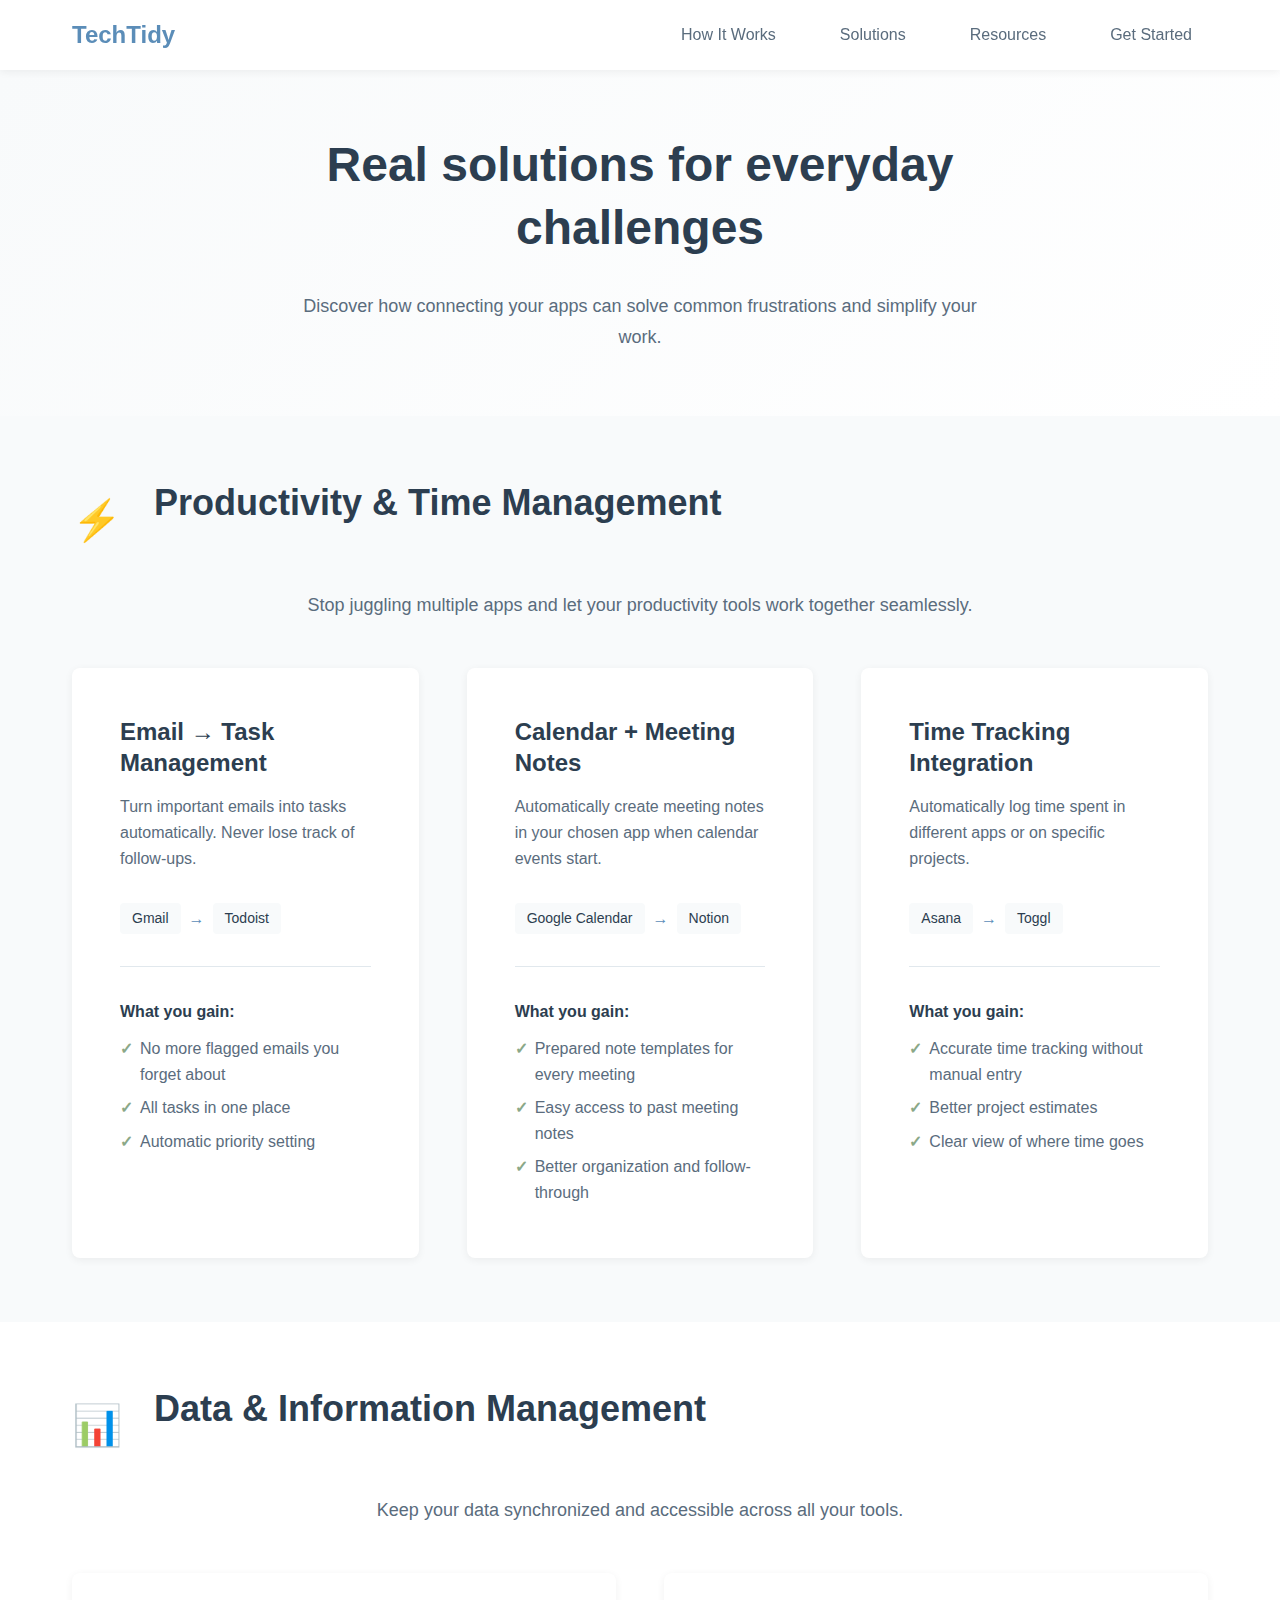
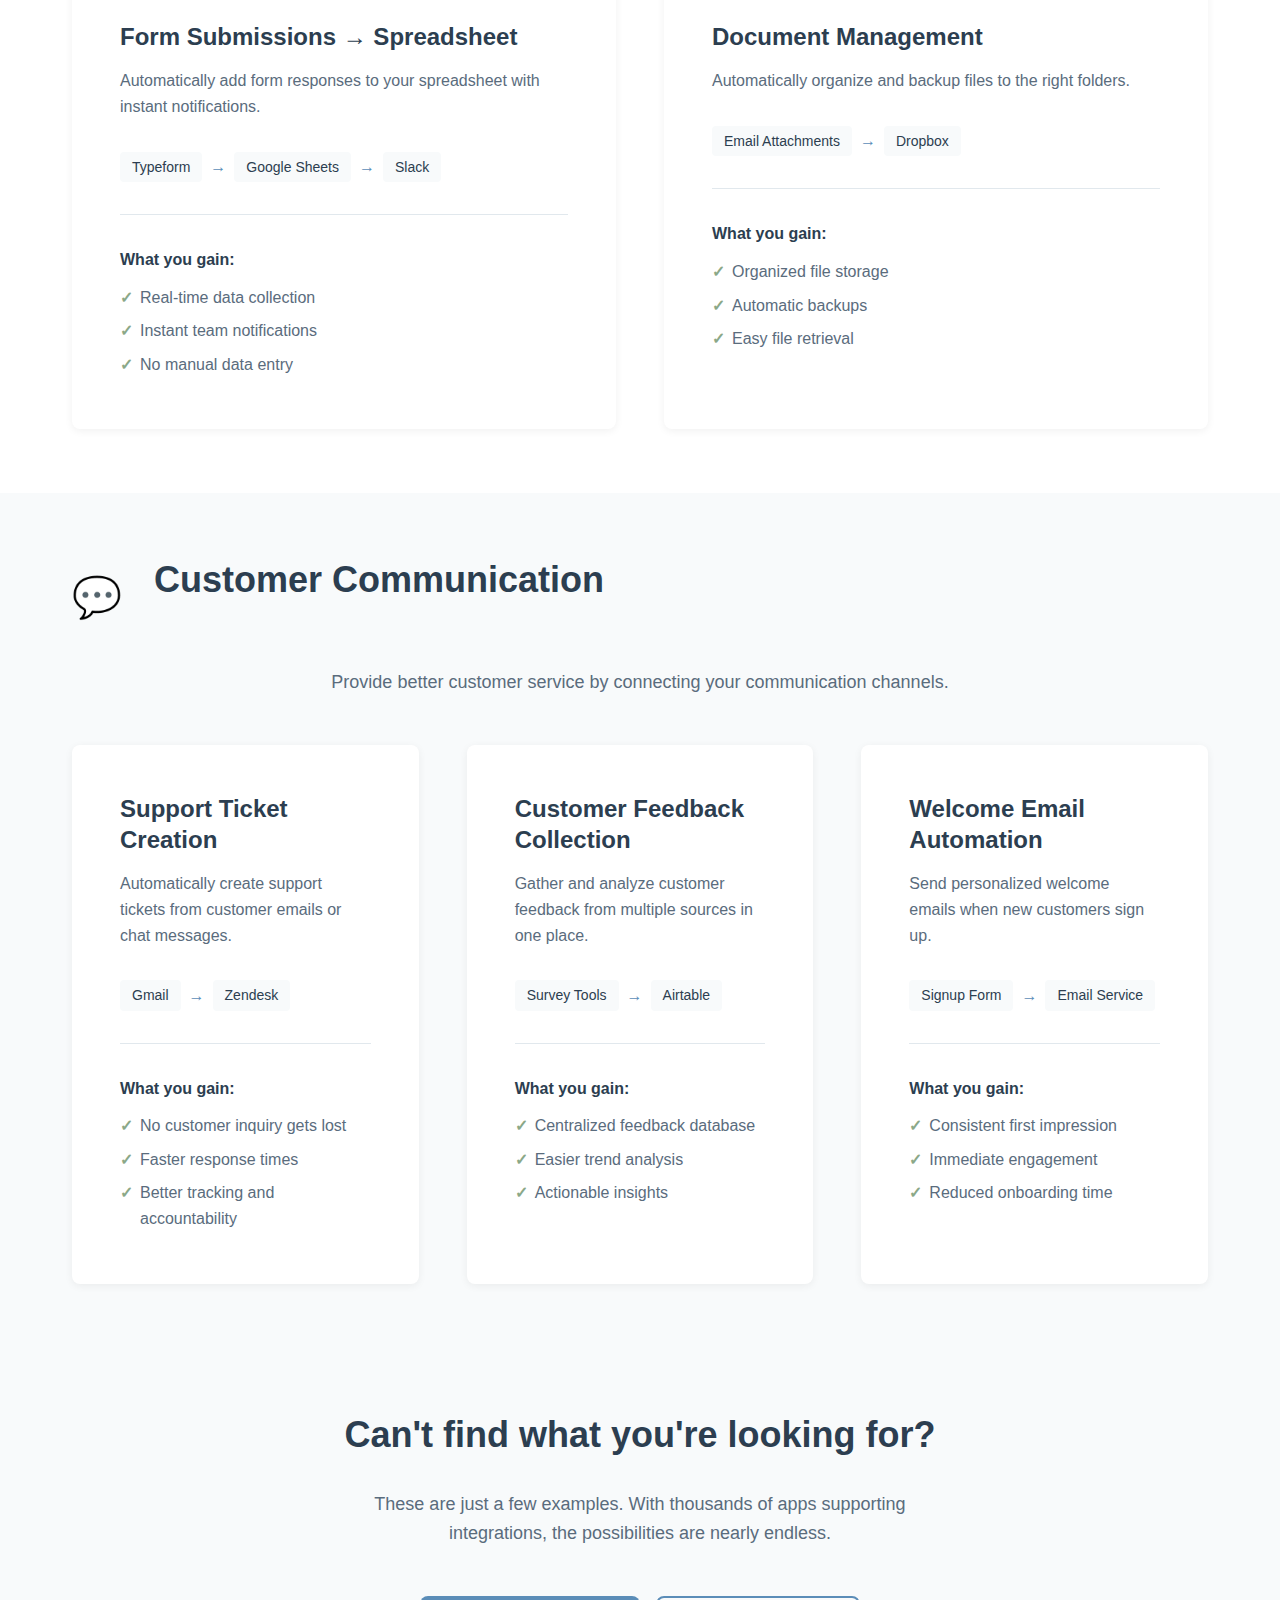
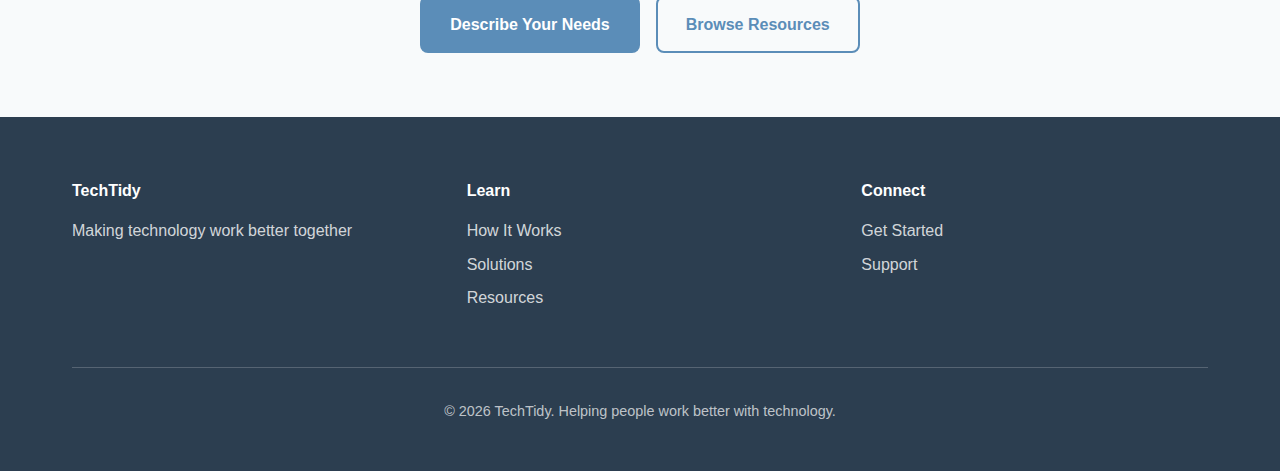
<file: solutions.html>
<!DOCTYPE html>
<html lang="en">
<head>
    <meta charset="UTF-8">
    <meta name="viewport" content="width=device-width, initial-scale=1.0">
    <meta name="description" content="Explore practical integration solutions for productivity, customer service, marketing, and more. Find the right connections for your needs.">
    <title>Solutions - TechTidy</title>
    <link rel="stylesheet" href="styles.css">
</head>
<body>
    <header>
        <nav class="nav-container">
            <div class="logo">
                <a href="index.html">TechTidy</a>
            </div>
            <button class="mobile-menu-toggle" aria-label="Toggle menu">
                <span></span>
                <span></span>
                <span></span>
            </button>
            <ul class="nav-menu">
                <li><a href="how-it-works.html">How It Works</a></li>
                <li><a href="solutions.html">Solutions</a></li>
                <li><a href="resources.html">Resources</a></li>
                <li><a href="contact.html">Get Started</a></li>
            </ul>
        </nav>
    </header>

    <main>
        <section class="page-hero">
            <div class="container">
                <h1>Real solutions for everyday challenges</h1>
                <p class="hero-subtitle">Discover how connecting your apps can solve common frustrations and simplify your work.</p>
            </div>
        </section>

        <section class="solutions-section" id="productivity">
            <div class="container">
                <div class="solution-category">
                    <div class="category-header">
                        <span class="category-icon">⚡</span>
                        <h2>Productivity & Time Management</h2>
                    </div>
                    <p class="category-intro">Stop juggling multiple apps and let your productivity tools work together seamlessly.</p>
                    
                    <div class="solution-grid">
                        <div class="solution-card">
                            <h3>Email → Task Management</h3>
                            <p class="solution-description">Turn important emails into tasks automatically. Never lose track of follow-ups.</p>
                            <div class="solution-apps">
                                <span class="app-badge">Gmail</span>
                                <span class="connector">→</span>
                                <span class="app-badge">Todoist</span>
                            </div>
                            <div class="solution-benefits">
                                <strong>What you gain:</strong>
                                <ul>
                                    <li>No more flagged emails you forget about</li>
                                    <li>All tasks in one place</li>
                                    <li>Automatic priority setting</li>
                                </ul>
                            </div>
                        </div>

                        <div class="solution-card">
                            <h3>Calendar + Meeting Notes</h3>
                            <p class="solution-description">Automatically create meeting notes in your chosen app when calendar events start.</p>
                            <div class="solution-apps">
                                <span class="app-badge">Google Calendar</span>
                                <span class="connector">→</span>
                                <span class="app-badge">Notion</span>
                            </div>
                            <div class="solution-benefits">
                                <strong>What you gain:</strong>
                                <ul>
                                    <li>Prepared note templates for every meeting</li>
                                    <li>Easy access to past meeting notes</li>
                                    <li>Better organization and follow-through</li>
                                </ul>
                            </div>
                        </div>

                        <div class="solution-card">
                            <h3>Time Tracking Integration</h3>
                            <p class="solution-description">Automatically log time spent in different apps or on specific projects.</p>
                            <div class="solution-apps">
                                <span class="app-badge">Asana</span>
                                <span class="connector">→</span>
                                <span class="app-badge">Toggl</span>
                            </div>
                            <div class="solution-benefits">
                                <strong>What you gain:</strong>
                                <ul>
                                    <li>Accurate time tracking without manual entry</li>
                                    <li>Better project estimates</li>
                                    <li>Clear view of where time goes</li>
                                </ul>
                            </div>
                        </div>
                    </div>
                </div>
            </div>
        </section>

        <section class="solutions-section" id="data">
            <div class="container">
                <div class="solution-category">
                    <div class="category-header">
                        <span class="category-icon">📊</span>
                        <h2>Data & Information Management</h2>
                    </div>
                    <p class="category-intro">Keep your data synchronized and accessible across all your tools.</p>
                    
                    <div class="solution-grid">
                        <div class="solution-card">
                            <h3>Form Submissions → Spreadsheet</h3>
                            <p class="solution-description">Automatically add form responses to your spreadsheet with instant notifications.</p>
                            <div class="solution-apps">
                                <span class="app-badge">Typeform</span>
                                <span class="connector">→</span>
                                <span class="app-badge">Google Sheets</span>
                                <span class="connector">→</span>
                                <span class="app-badge">Slack</span>
                            </div>
                            <div class="solution-benefits">
                                <strong>What you gain:</strong>
                                <ul>
                                    <li>Real-time data collection</li>
                                    <li>Instant team notifications</li>
                                    <li>No manual data entry</li>
                                </ul>
                            </div>
                        </div>

                        <div class="solution-card">
                            <h3>Document Management</h3>
                            <p class="solution-description">Automatically organize and backup files to the right folders.</p>
                            <div class="solution-apps">
                                <span class="app-badge">Email Attachments</span>
                                <span class="connector">→</span>
                                <span class="app-badge">Dropbox</span>
                            </div>
                            <div class="solution-benefits">
                                <strong>What you gain:</strong>
                                <ul>
                                    <li>Organized file storage</li>
                                    <li>Automatic backups</li>
                                    <li>Easy file retrieval</li>
                                </ul>
                            </div>
                        </div>
                    </div>
                </div>
            </div>
        </section>

        <section class="solutions-section" id="customer">
            <div class="container">
                <div class="solution-category">
                    <div class="category-header">
                        <span class="category-icon">💬</span>
                        <h2>Customer Communication</h2>
                    </div>
                    <p class="category-intro">Provide better customer service by connecting your communication channels.</p>
                    
                    <div class="solution-grid">
                        <div class="solution-card">
                            <h3>Support Ticket Creation</h3>
                            <p class="solution-description">Automatically create support tickets from customer emails or chat messages.</p>
                            <div class="solution-apps">
                                <span class="app-badge">Gmail</span>
                                <span class="connector">→</span>
                                <span class="app-badge">Zendesk</span>
                            </div>
                            <div class="solution-benefits">
                                <strong>What you gain:</strong>
                                <ul>
                                    <li>No customer inquiry gets lost</li>
                                    <li>Faster response times</li>
                                    <li>Better tracking and accountability</li>
                                </ul>
                            </div>
                        </div>

                        <div class="solution-card">
                            <h3>Customer Feedback Collection</h3>
                            <p class="solution-description">Gather and analyze customer feedback from multiple sources in one place.</p>
                            <div class="solution-apps">
                                <span class="app-badge">Survey Tools</span>
                                <span class="connector">→</span>
                                <span class="app-badge">Airtable</span>
                            </div>
                            <div class="solution-benefits">
                                <strong>What you gain:</strong>
                                <ul>
                                    <li>Centralized feedback database</li>
                                    <li>Easier trend analysis</li>
                                    <li>Actionable insights</li>
                                </ul>
                            </div>
                        </div>

                        <div class="solution-card">
                            <h3>Welcome Email Automation</h3>
                            <p class="solution-description">Send personalized welcome emails when new customers sign up.</p>
                            <div class="solution-apps">
                                <span class="app-badge">Signup Form</span>
                                <span class="connector">→</span>
                                <span class="app-badge">Email Service</span>
                            </div>
                            <div class="solution-benefits">
                                <strong>What you gain:</strong>
                                <ul>
                                    <li>Consistent first impression</li>
                                    <li>Immediate engagement</li>
                                    <li>Reduced onboarding time</li>
                                </ul>
                            </div>
                        </div>
                    </div>
                </div>
            </div>
        </section>

        <section class="explore-cta">
            <div class="container">
                <h2>Can't find what you're looking for?</h2>
                <p>These are just a few examples. With thousands of apps supporting integrations, the possibilities are nearly endless.</p>
                <div class="cta-buttons">
                    <a href="contact.html" class="btn btn-primary">Describe Your Needs</a>
                    <a href="resources.html" class="btn btn-outline">Browse Resources</a>
                </div>
            </div>
        </section>
    </main>

    <footer>
        <div class="container">
            <div class="footer-content">
                <div class="footer-section">
                    <h4>TechTidy</h4>
                    <p>Making technology work better together</p>
                </div>
                <div class="footer-section">
                    <h4>Learn</h4>
                    <ul>
                        <li><a href="how-it-works.html">How It Works</a></li>
                        <li><a href="solutions.html">Solutions</a></li>
                        <li><a href="resources.html">Resources</a></li>
                    </ul>
                </div>
                <div class="footer-section">
                    <h4>Connect</h4>
                    <ul>
                        <li><a href="contact.html">Get Started</a></li>
                        <li><a href="contact.html#support">Support</a></li>
                    </ul>
                </div>
            </div>
            <div class="footer-bottom">
                <p>&copy; 2026 TechTidy. Helping people work better with technology.</p>
            </div>
        </div>
    </footer>

    <script src="script.js"></script>
</body>
</html>
</file>
<file: styles.css>
/* =================================================================
   RESET & BASE STYLES
   ================================================================= */
* {
    margin: 0;
    padding: 0;
    box-sizing: border-box;
}

:root {
    /* Vibrant, colorful cube palette inspired by Anthropic */
    --primary-color: #5B8DB8;
    --primary-light: #7BA7CA;
    --primary-dark: #426A8F;
    --secondary-color: #8BA888;
    --accent-color: #E8A87C;
    
    /* Colorful cube colors */
    --cube-purple: #8B5CF6;
    --cube-blue: #3B82F6;
    --cube-cyan: #06B6D4;
    --cube-green: #10B981;
    --cube-yellow: #F59E0B;
    --cube-orange: #F97316;
    --cube-pink: #EC4899;
    --cube-red: #EF4444;
    
    --text-primary: #2C3E50;
    --text-secondary: #5A6C7D;
    --text-light: #7A8C9D;
    
    --bg-primary: #FFFFFF;
    --bg-secondary: #F8FAFB;
    --bg-card: #FFFFFF;
    
    --border-color: #E1E8ED;
    --shadow-sm: 0 2px 8px rgba(0, 0, 0, 0.06);
    --shadow-md: 0 4px 16px rgba(0, 0, 0, 0.08);
    --shadow-lg: 0 8px 24px rgba(0, 0, 0, 0.1);
    
    --spacing-xs: 0.5rem;
    --spacing-sm: 1rem;
    --spacing-md: 2rem;
    --spacing-lg: 3rem;
    --spacing-xl: 4rem;
    
    --border-radius: 8px;
    --border-radius-lg: 16px;
    --transition: all 0.3s ease;
}

body {
    font-family: -apple-system, BlinkMacSystemFont, 'Segoe UI', 'Roboto', 'Oxygen', 'Ubuntu', 'Cantarell', 'Fira Sans', 'Droid Sans', 'Helvetica Neue', sans-serif;
    line-height: 1.6;
    color: var(--text-primary);
    background-color: var(--bg-primary);
    overflow-x: hidden;
}

.container {
    max-width: 1200px;
    margin: 0 auto;
    padding: 0 var(--spacing-md);
}

/* =================================================================
   TYPOGRAPHY
   ================================================================= */
h1, h2, h3, h4, h5, h6 {
    font-weight: 600;
    line-height: 1.3;
    color: var(--text-primary);
}

h1 {
    font-size: clamp(2rem, 5vw, 3rem);
    margin-bottom: var(--spacing-md);
}

h2 {
    font-size: clamp(1.75rem, 4vw, 2.25rem);
    margin-bottom: var(--spacing-md);
}

h3 {
    font-size: clamp(1.25rem, 3vw, 1.5rem);
    margin-bottom: var(--spacing-sm);
}

p {
    color: var(--text-secondary);
    margin-bottom: var(--spacing-sm);
}

/* =================================================================
   NAVIGATION
   ================================================================= */
header {
    background-color: var(--bg-primary);
    box-shadow: var(--shadow-sm);
    position: sticky;
    top: 0;
    z-index: 1000;
}

.nav-container {
    max-width: 1200px;
    margin: 0 auto;
    padding: var(--spacing-sm) var(--spacing-md);
    display: flex;
    justify-content: space-between;
    align-items: center;
}

.logo a {
    font-size: 1.5rem;
    font-weight: 700;
    color: var(--primary-color);
    text-decoration: none;
    transition: var(--transition);
}

.logo a:hover {
    color: var(--primary-dark);
}

.nav-menu {
    display: flex;
    list-style: none;
    gap: var(--spacing-md);
    align-items: center;
}

.nav-menu a {
    color: var(--text-secondary);
    text-decoration: none;
    font-weight: 500;
    transition: var(--transition);
    padding: var(--spacing-xs) var(--spacing-sm);
    border-radius: var(--border-radius);
}

.nav-menu a:hover {
    color: var(--primary-color);
    background-color: var(--bg-secondary);
}

.mobile-menu-toggle {
    display: none;
    flex-direction: column;
    background: none;
    border: none;
    cursor: pointer;
    padding: var(--spacing-xs);
}

.mobile-menu-toggle span {
    width: 25px;
    height: 3px;
    background-color: var(--text-primary);
    margin: 3px 0;
    transition: var(--transition);
    border-radius: 2px;
}

/* =================================================================
   HERO SECTION
   ================================================================= */
.hero {
    padding: var(--spacing-xl) var(--spacing-md);
    background: linear-gradient(135deg, var(--bg-secondary) 0%, var(--bg-primary) 100%);
    display: grid;
    grid-template-columns: 1fr 1fr;
    gap: var(--spacing-xl);
    align-items: center;
    min-height: 600px;
}

.hero-content {
    max-width: 600px;
}

.hero h1 {
    color: var(--text-primary);
    margin-bottom: var(--spacing-md);
}

.hero-subtitle {
    font-size: 1.25rem;
    color: var(--text-secondary);
    margin-bottom: var(--spacing-lg);
    line-height: 1.7;
}

.hero-cta {
    display: flex;
    gap: var(--spacing-sm);
    flex-wrap: wrap;
}

/* Connection Animation */
.hero-visual {
    display: flex;
    justify-content: center;
    align-items: center;
}

.connection-animation {
    position: relative;
    width: 400px;
    height: 300px;
}

.node {
    position: absolute;
    width: 60px;
    height: 60px;
    border-radius: 50%;
    background: linear-gradient(135deg, var(--primary-color), var(--primary-light));
    box-shadow: var(--shadow-md);
    animation: pulse 2s ease-in-out infinite;
}

.node-1 {
    top: 50%;
    left: 10%;
    transform: translateY(-50%);
    animation-delay: 0s;
}

.node-2 {
    top: 10%;
    left: 50%;
    transform: translateX(-50%);
    animation-delay: 0.3s;
    background: linear-gradient(135deg, var(--secondary-color), #A3BFA0);
}

.node-3 {
    top: 50%;
    right: 10%;
    transform: translateY(-50%);
    animation-delay: 0.6s;
    background: linear-gradient(135deg, var(--accent-color), #F0B98D);
}

.connection-lines {
    position: absolute;
    top: 0;
    left: 0;
    width: 100%;
    height: 100%;
}

.line {
    stroke: var(--primary-light);
    stroke-width: 2;
    stroke-dasharray: 5, 5;
    opacity: 0.5;
    animation: dash 20s linear infinite;
}

.line-2 {
    stroke: var(--secondary-color);
    animation-delay: 1s;
}

.line-3 {
    stroke: var(--accent-color);
    animation-delay: 2s;
}

@keyframes pulse {
    0%, 100% {
        transform: scale(1) translateY(-50%);
        box-shadow: var(--shadow-md);
    }
    50% {
        transform: scale(1.05) translateY(-50%);
        box-shadow: var(--shadow-lg);
    }
}

.node-2 {
    animation-name: pulse-top;
}

@keyframes pulse-top {
    0%, 100% {
        transform: scale(1) translateX(-50%);
        box-shadow: var(--shadow-md);
    }
    50% {
        transform: scale(1.05) translateX(-50%);
        box-shadow: var(--shadow-lg);
    }
}

@keyframes dash {
    to {
        stroke-dashoffset: 1000;
    }
}

/* =================================================================
   BUTTONS
   ================================================================= */
.btn {
    display: inline-block;
    padding: 0.875rem 1.75rem;
    border-radius: var(--border-radius);
    text-decoration: none;
    font-weight: 600;
    transition: var(--transition);
    cursor: pointer;
    border: 2px solid transparent;
    font-size: 1rem;
}

.btn-primary {
    background-color: var(--primary-color);
    color: white;
}

.btn-primary:hover {
    background-color: var(--primary-dark);
    transform: translateY(-2px);
    box-shadow: var(--shadow-md);
}

.btn-secondary {
    background-color: transparent;
    color: var(--primary-color);
    border-color: var(--primary-color);
}

.btn-secondary:hover {
    background-color: var(--primary-color);
    color: white;
}

.btn-outline {
    background-color: transparent;
    color: var(--primary-color);
    border-color: var(--primary-color);
}

.btn-outline:hover {
    background-color: var(--bg-secondary);
}

/* =================================================================
   VALUE PROPS SECTION - COLORFUL CUBES
   ================================================================= */
.value-props {
    padding: var(--spacing-xl) var(--spacing-md);
    background: linear-gradient(135deg, #f8f9ff 0%, #ffffff 100%);
}

.value-props h2 {
    text-align: center;
    margin-bottom: var(--spacing-lg);
}

.value-grid {
    display: grid;
    grid-template-columns: repeat(auto-fit, minmax(280px, 1fr));
    gap: var(--spacing-md);
    margin-top: var(--spacing-lg);
}

.value-card {
    position: relative;
    background: var(--bg-card);
    padding: var(--spacing-lg);
    border-radius: var(--border-radius-lg);
    box-shadow: var(--shadow-md);
    transition: all 0.4s cubic-bezier(0.175, 0.885, 0.32, 1.275);
    cursor: pointer;
    overflow: hidden;
    min-height: 220px;
}

.value-card::before {
    content: '';
    position: absolute;
    top: 0;
    left: 0;
    right: 0;
    height: 6px;
    background: linear-gradient(90deg, var(--cube-color-1, var(--cube-purple)), var(--cube-color-2, var(--cube-blue)));
    transition: height 0.3s ease;
}

.value-card:hover {
    transform: translateY(-8px) scale(1.02);
    box-shadow: 0 12px 32px rgba(0, 0, 0, 0.15);
}

.value-card:hover::before {
    height: 10px;
}

/* Colorful cube variants */
.value-card:nth-child(1) {
    --cube-color-1: var(--cube-purple);
    --cube-color-2: var(--cube-pink);
}

.value-card:nth-child(2) {
    --cube-color-1: var(--cube-blue);
    --cube-color-2: var(--cube-cyan);
}

.value-card:nth-child(3) {
    --cube-color-1: var(--cube-green);
    --cube-color-2: var(--cube-yellow);
}

.value-card:nth-child(4) {
    --cube-color-1: var(--cube-orange);
    --cube-color-2: var(--cube-red);
}

.value-icon {
    font-size: 3rem;
    margin-bottom: var(--spacing-md);
    background: linear-gradient(135deg, var(--cube-color-1), var(--cube-color-2));
    -webkit-background-clip: text;
    -webkit-text-fill-color: transparent;
    background-clip: text;
    display: inline-block;
}

.value-card h3 {
    color: var(--text-primary);
    margin-bottom: var(--spacing-sm);
    font-size: 1.35rem;
}

.value-card p {
    color: var(--text-secondary);
    line-height: 1.6;
}

/* Expanded state */
.value-card.expanded {
    grid-column: span 2;
    min-height: 300px;
}

.value-card .more-info {
    max-height: 0;
    overflow: hidden;
    transition: max-height 0.4s ease, opacity 0.4s ease;
    opacity: 0;
    margin-top: var(--spacing-md);
}

.value-card.expanded .more-info {
    max-height: 500px;
    opacity: 1;
}

.value-card .click-indicator {
    display: inline-block;
    margin-top: var(--spacing-sm);
    padding: 0.5rem 1rem;
    background: linear-gradient(135deg, var(--cube-color-1), var(--cube-color-2));
    color: white;
    border-radius: 20px;
    font-size: 0.85rem;
    font-weight: 600;
    transition: transform 0.3s ease;
}

.value-card:hover .click-indicator {
    transform: translateX(4px);
}

.value-card.expanded .click-indicator {
    display: none;
}

/* =================================================================
   HOW IT WORKS SECTION
   ================================================================= */
.how-section {
    padding: var(--spacing-xl) var(--spacing-md);
    background-color: var(--bg-secondary);
}

.how-content {
    max-width: 800px;
    margin: 0 auto;
    text-align: center;
}

.section-intro {
    font-size: 1.125rem;
    margin-bottom: var(--spacing-lg);
    color: var(--text-secondary);
}

.how-steps {
    display: flex;
    flex-direction: column;
    gap: var(--spacing-lg);
    margin: var(--spacing-lg) 0;
    text-align: left;
}

.step {
    display: flex;
    gap: var(--spacing-md);
    align-items: flex-start;
}

.step-number {
    flex-shrink: 0;
    width: 50px;
    height: 50px;
    background: linear-gradient(135deg, var(--primary-color), var(--primary-light));
    color: white;
    border-radius: 50%;
    display: flex;
    align-items: center;
    justify-content: center;
    font-size: 1.5rem;
    font-weight: 700;
}

.step-content h3 {
    color: var(--text-primary);
    margin-bottom: var(--spacing-xs);
}

.step-content p {
    color: var(--text-secondary);
}

/* =================================================================
   EXAMPLES SECTION - COLORFUL CUBES
   ================================================================= */
.examples-preview {
    padding: var(--spacing-xl) var(--spacing-md);
    background: linear-gradient(135deg, #ffffff 0%, #fef3f8 100%);
}

.examples-preview h2 {
    text-align: center;
    margin-bottom: var(--spacing-lg);
}

.examples-grid {
    display: grid;
    grid-template-columns: repeat(auto-fit, minmax(320px, 1fr));
    gap: var(--spacing-md);
    margin-top: var(--spacing-lg);
}

.example-card {
    background: var(--bg-card);
    padding: var(--spacing-lg);
    border-radius: var(--border-radius-lg);
    border-left: none;
    box-shadow: var(--shadow-md);
    transition: all 0.4s cubic-bezier(0.175, 0.885, 0.32, 1.275);
    cursor: pointer;
    position: relative;
    overflow: hidden;
}

.example-card::before {
    content: '';
    position: absolute;
    top: 0;
    left: 0;
    bottom: 0;
    width: 6px;
    background: linear-gradient(180deg, var(--cube-color-1, var(--cube-cyan)), var(--cube-color-2, var(--cube-blue)));
    transition: width 0.3s ease;
}

.example-card:hover {
    transform: translateX(8px) scale(1.02);
    box-shadow: 0 12px 32px rgba(0, 0, 0, 0.15);
}

.example-card:hover::before {
    width: 10px;
}

/* Colorful example cube variants */
.example-card:nth-child(1) {
    --cube-color-1: var(--cube-cyan);
    --cube-color-2: var(--cube-blue);
}

.example-card:nth-child(2) {
    --cube-color-1: var(--cube-green);
    --cube-color-2: var(--cube-yellow);
}

.example-card:nth-child(3) {
    --cube-color-1: var(--cube-orange);
    --cube-color-2: var(--cube-pink);
}

.example-card h3 {
    color: var(--text-primary);
    margin-bottom: var(--spacing-sm);
    font-size: 1.25rem;
}

.example-card p {
    color: var(--text-secondary);
    margin-bottom: var(--spacing-md);
    line-height: 1.6;
}

.example-link {
    color: transparent;
    background: linear-gradient(135deg, var(--cube-color-1), var(--cube-color-2));
    -webkit-background-clip: text;
    -webkit-text-fill-color: transparent;
    background-clip: text;
    text-decoration: none;
    font-weight: 700;
    transition: var(--transition);
    display: inline-flex;
    align-items: center;
    gap: 0.5rem;
}

.example-link:hover {
    transform: translateX(4px);
}

/* =================================================================
   CTA SECTION
   ================================================================= */
.cta-section {
    padding: var(--spacing-xl) var(--spacing-md);
    background: linear-gradient(135deg, var(--primary-color), var(--primary-light));
    color: white;
}

.cta-content {
    max-width: 700px;
    margin: 0 auto;
    text-align: center;
}

.cta-content h2 {
    color: white;
    margin-bottom: var(--spacing-md);
}

.cta-content p {
    color: rgba(255, 255, 255, 0.95);
    font-size: 1.125rem;
    margin-bottom: var(--spacing-lg);
}

.cta-buttons {
    display: flex;
    gap: var(--spacing-sm);
    justify-content: center;
    flex-wrap: wrap;
}

.cta-section .btn-primary {
    background-color: white;
    color: var(--primary-color);
}

.cta-section .btn-primary:hover {
    background-color: var(--bg-secondary);
}

.cta-section .btn-secondary {
    background-color: transparent;
    color: white;
    border-color: white;
}

.cta-section .btn-secondary:hover {
    background-color: rgba(255, 255, 255, 0.1);
}

/* =================================================================
   FOOTER
   ================================================================= */
footer {
    background-color: var(--text-primary);
    color: white;
    padding: var(--spacing-xl) var(--spacing-md) var(--spacing-md);
}

.footer-content {
    display: grid;
    grid-template-columns: repeat(auto-fit, minmax(200px, 1fr));
    gap: var(--spacing-lg);
    margin-bottom: var(--spacing-lg);
}

.footer-section h4 {
    color: white;
    margin-bottom: var(--spacing-sm);
}

.footer-section p {
    color: rgba(255, 255, 255, 0.8);
}

.footer-section ul {
    list-style: none;
}

.footer-section a {
    color: rgba(255, 255, 255, 0.8);
    text-decoration: none;
    transition: var(--transition);
    display: inline-block;
    margin-bottom: var(--spacing-xs);
}

.footer-section a:hover {
    color: white;
    transform: translateX(4px);
}

.footer-bottom {
    border-top: 1px solid rgba(255, 255, 255, 0.2);
    padding-top: var(--spacing-md);
    text-align: center;
}

.footer-bottom p {
    color: rgba(255, 255, 255, 0.7);
    font-size: 0.9rem;
}

/* =================================================================
   RESPONSIVE DESIGN
   ================================================================= */
@media (max-width: 768px) {
    .hero {
        grid-template-columns: 1fr;
        padding: var(--spacing-lg) var(--spacing-md);
        min-height: auto;
    }
    
    .hero-visual {
        display: none;
    }
    
    .mobile-menu-toggle {
        display: flex;
    }
    
    .nav-menu {
        position: absolute;
        top: 100%;
        left: 0;
        right: 0;
        background-color: var(--bg-primary);
        flex-direction: column;
        gap: 0;
        box-shadow: var(--shadow-md);
        max-height: 0;
        overflow: hidden;
        transition: max-height 0.3s ease;
    }
    
    .nav-menu.active {
        max-height: 400px;
    }
    
    .nav-menu li {
        width: 100%;
        text-align: center;
        border-bottom: 1px solid var(--border-color);
    }
    
    .nav-menu a {
        display: block;
        padding: var(--spacing-sm) var(--spacing-md);
    }
    
    .value-grid {
        grid-template-columns: 1fr;
    }
    
    /* Don't span multiple columns on mobile */
    .value-card.expanded {
        grid-column: span 1;
    }
    
    .examples-grid {
        grid-template-columns: 1fr;
    }
    
    .cta-buttons {
        flex-direction: column;
    }
    
    .btn {
        width: 100%;
        text-align: center;
    }
}

@media (max-width: 480px) {
    :root {
        --spacing-sm: 0.75rem;
        --spacing-md: 1.5rem;
        --spacing-lg: 2rem;
        --spacing-xl: 2.5rem;
    }
}

/* =================================================================
   PAGE-SPECIFIC STYLES
   ================================================================= */

/* Page Hero */
.page-hero {
    padding: var(--spacing-xl) var(--spacing-md);
    background: linear-gradient(135deg, var(--bg-secondary) 0%, var(--bg-primary) 100%);
    text-align: center;
}

.page-hero h1 {
    max-width: 800px;
    margin: 0 auto var(--spacing-md);
}

.page-hero .hero-subtitle {
    max-width: 700px;
    margin: 0 auto;
    font-size: 1.125rem;
}

/* Content Section (How It Works) */
.content-section {
    padding: var(--spacing-xl) var(--spacing-md);
}

.content-grid {
    display: grid;
    grid-template-columns: 2fr 1fr;
    gap: var(--spacing-xl);
}

.content-main h2 {
    margin-top: var(--spacing-lg);
    margin-bottom: var(--spacing-md);
}

.content-main h2:first-of-type {
    margin-top: 0;
}

.content-main p {
    margin-bottom: var(--spacing-md);
    line-height: 1.7;
}

.pattern-list {
    display: grid;
    gap: var(--spacing-md);
    margin: var(--spacing-lg) 0;
}

.pattern-item {
    background: var(--bg-secondary);
    padding: var(--spacing-md);
    border-radius: var(--border-radius);
    border-left: 4px solid var(--primary-color);
}

.pattern-item h3 {
    margin-bottom: var(--spacing-xs);
}

.setup-steps {
    margin: var(--spacing-lg) 0;
}

.setup-step {
    display: flex;
    gap: var(--spacing-md);
    margin-bottom: var(--spacing-lg);
}

.setup-number {
    flex-shrink: 0;
    width: 40px;
    height: 40px;
    background-color: var(--primary-color);
    color: white;
    border-radius: 50%;
    display: flex;
    align-items: center;
    justify-content: center;
    font-weight: 700;
}

.setup-content h3 {
    margin-bottom: var(--spacing-xs);
}

.cta-box {
    background: linear-gradient(135deg, var(--primary-color), var(--primary-light));
    color: white;
    padding: var(--spacing-lg);
    border-radius: var(--border-radius);
    margin-top: var(--spacing-xl);
    text-align: center;
}

.cta-box h3 {
    color: white;
    margin-bottom: var(--spacing-sm);
}

.cta-box p {
    color: rgba(255, 255, 255, 0.95);
    margin-bottom: var(--spacing-md);
}

/* Sidebar */
.content-sidebar {
    display: flex;
    flex-direction: column;
    gap: var(--spacing-md);
}

.sidebar-card {
    background: var(--bg-card);
    padding: var(--spacing-md);
    border-radius: var(--border-radius);
    box-shadow: var(--shadow-sm);
}

.sidebar-card h3 {
    margin-bottom: var(--spacing-sm);
    font-size: 1.125rem;
}

.sidebar-card p {
    font-size: 0.95rem;
    margin-bottom: var(--spacing-sm);
}

.sidebar-card.highlight {
    background: var(--bg-secondary);
    border: 2px solid var(--primary-color);
}

.fact-list, .tool-list {
    list-style: none;
    margin-top: var(--spacing-sm);
}

.fact-list li, .tool-list li {
    padding: var(--spacing-xs) 0;
    color: var(--text-secondary);
}

/* Solutions Page */
.solutions-section {
    padding: var(--spacing-xl) var(--spacing-md);
}

.solutions-section:nth-child(even) {
    background-color: var(--bg-secondary);
}

.solution-category {
    max-width: 1200px;
    margin: 0 auto;
}

.category-header {
    display: flex;
    align-items: center;
    gap: var(--spacing-md);
    margin-bottom: var(--spacing-md);
}

.category-icon {
    font-size: 2.5rem;
}

.category-intro {
    font-size: 1.125rem;
    color: var(--text-secondary);
    margin-bottom: var(--spacing-lg);
    text-align: center;
}

.solution-grid {
    display: grid;
    grid-template-columns: repeat(auto-fit, minmax(320px, 1fr));
    gap: var(--spacing-lg);
    margin-top: var(--spacing-lg);
}

.solution-card {
    background: var(--bg-card);
    padding: var(--spacing-lg);
    border-radius: var(--border-radius);
    box-shadow: var(--shadow-sm);
    transition: var(--transition);
}

.solution-card:hover {
    box-shadow: var(--shadow-md);
    transform: translateY(-2px);
}

.solution-card h3 {
    color: var(--text-primary);
    margin-bottom: var(--spacing-sm);
}

.solution-description {
    color: var(--text-secondary);
    margin-bottom: var(--spacing-md);
}

.solution-apps {
    display: flex;
    flex-wrap: wrap;
    align-items: center;
    gap: var(--spacing-xs);
    margin-bottom: var(--spacing-md);
    padding-bottom: var(--spacing-md);
    border-bottom: 1px solid var(--border-color);
}

.app-badge {
    background: var(--bg-secondary);
    padding: 0.25rem 0.75rem;
    border-radius: calc(var(--border-radius) / 2);
    font-size: 0.875rem;
    color: var(--text-primary);
    font-weight: 500;
}

.connector {
    color: var(--primary-color);
    font-weight: 700;
}

.solution-benefits strong {
    display: block;
    color: var(--text-primary);
    margin-bottom: var(--spacing-xs);
}

.solution-benefits ul {
    list-style: none;
    margin-top: var(--spacing-xs);
}

.solution-benefits li {
    color: var(--text-secondary);
    padding: 0.25rem 0;
    padding-left: 1.25rem;
    position: relative;
}

.solution-benefits li:before {
    content: "✓";
    position: absolute;
    left: 0;
    color: var(--secondary-color);
    font-weight: 700;
}

.explore-cta {
    padding: var(--spacing-xl) var(--spacing-md);
    background-color: var(--bg-secondary);
    text-align: center;
}

.explore-cta h2 {
    margin-bottom: var(--spacing-md);
}

.explore-cta p {
    font-size: 1.125rem;
    margin-bottom: var(--spacing-lg);
    max-width: 600px;
    margin-left: auto;
    margin-right: auto;
}

/* Resources Page */
.resources-section {
    padding: var(--spacing-xl) var(--spacing-md);
}

.resource-category {
    margin-bottom: var(--spacing-xl);
}

.resource-grid {
    display: grid;
    grid-template-columns: repeat(auto-fit, minmax(300px, 1fr));
    gap: var(--spacing-md);
    margin-top: var(--spacing-lg);
}

.resource-card {
    background: var(--bg-card);
    padding: var(--spacing-md);
    border-radius: var(--border-radius);
    box-shadow: var(--shadow-sm);
    transition: var(--transition);
    cursor: pointer;
}

.resource-card:hover {
    box-shadow: var(--shadow-md);
    transform: translateY(-2px);
}

.resource-type {
    display: inline-block;
    background-color: var(--primary-light);
    color: white;
    padding: 0.25rem 0.75rem;
    border-radius: calc(var(--border-radius) / 2);
    font-size: 0.75rem;
    font-weight: 600;
    text-transform: uppercase;
    letter-spacing: 0.5px;
    margin-bottom: var(--spacing-sm);
}

.resource-card h3 {
    margin-bottom: var(--spacing-sm);
}

.resource-meta {
    display: flex;
    gap: var(--spacing-md);
    margin-top: var(--spacing-sm);
    font-size: 0.875rem;
    color: var(--text-light);
}

.tools-section {
    margin-top: var(--spacing-xl);
    padding-top: var(--spacing-xl);
    border-top: 2px solid var(--border-color);
}

.tools-grid {
    display: grid;
    grid-template-columns: repeat(auto-fit, minmax(250px, 1fr));
    gap: var(--spacing-md);
    margin-top: var(--spacing-lg);
}

.tool-card {
    background: var(--bg-secondary);
    padding: var(--spacing-md);
    border-radius: var(--border-radius);
    border-top: 4px solid var(--primary-color);
}

.tool-card h3 {
    color: var(--text-primary);
    margin-bottom: var(--spacing-sm);
}

.tool-features {
    display: flex;
    flex-direction: column;
    gap: var(--spacing-xs);
    margin-top: var(--spacing-sm);
    font-size: 0.9rem;
    color: var(--text-secondary);
}

.faq-section {
    margin-top: var(--spacing-xl);
    padding-top: var(--spacing-xl);
    border-top: 2px solid var(--border-color);
}

.faq-list {
    display: flex;
    flex-direction: column;
    gap: var(--spacing-lg);
    margin-top: var(--spacing-lg);
}

.faq-item {
    background: var(--bg-card);
    padding: var(--spacing-md);
    border-radius: var(--border-radius);
    box-shadow: var(--shadow-sm);
}

.faq-item h3 {
    color: var(--text-primary);
    margin-bottom: var(--spacing-sm);
    font-size: 1.125rem;
}

.faq-item p {
    color: var(--text-secondary);
    margin-bottom: 0;
}

.help-cta {
    padding: var(--spacing-xl) var(--spacing-md);
    background: linear-gradient(135deg, var(--secondary-color), #A3BFA0);
    text-align: center;
    color: white;
}

.help-cta h2 {
    color: white;
    margin-bottom: var(--spacing-md);
}

.help-cta p {
    color: rgba(255, 255, 255, 0.95);
    font-size: 1.125rem;
    margin-bottom: var(--spacing-lg);
}

/* Contact Page */
.contact-section {
    padding: var(--spacing-xl) var(--spacing-md);
}

.contact-grid {
    display: grid;
    grid-template-columns: 1fr 1fr;
    gap: var(--spacing-xl);
    max-width: 1200px;
    margin: 0 auto;
}

.contact-info h2 {
    margin-bottom: var(--spacing-md);
}

.help-options {
    display: flex;
    flex-direction: column;
    gap: var(--spacing-md);
    margin: var(--spacing-lg) 0;
}

.help-option {
    display: flex;
    gap: var(--spacing-md);
    padding: var(--spacing-md);
    background: var(--bg-secondary);
    border-radius: var(--border-radius);
}

.option-icon {
    font-size: 2rem;
    flex-shrink: 0;
}

.option-content h3 {
    margin-bottom: var(--spacing-xs);
    font-size: 1.125rem;
}

.option-content p {
    font-size: 0.95rem;
    margin-bottom: 0;
}

.contact-details {
    margin-top: var(--spacing-lg);
    padding: var(--spacing-md);
    background: var(--bg-card);
    border-radius: var(--border-radius);
    box-shadow: var(--shadow-sm);
}

.contact-details h3 {
    margin-bottom: var(--spacing-sm);
}

.contact-methods {
    display: flex;
    flex-direction: column;
    gap: var(--spacing-sm);
}

.contact-method {
    display: flex;
    gap: var(--spacing-sm);
}

.contact-method a {
    color: var(--primary-color);
    text-decoration: none;
}

.contact-method a:hover {
    text-decoration: underline;
}

/* Contact Form */
.contact-form-container {
    background: var(--bg-card);
    padding: var(--spacing-lg);
    border-radius: var(--border-radius);
    box-shadow: var(--shadow-md);
}

.contact-form h2 {
    margin-bottom: var(--spacing-sm);
}

.form-intro {
    color: var(--text-secondary);
    margin-bottom: var(--spacing-lg);
}

.form-group {
    margin-bottom: var(--spacing-md);
}

.form-group label {
    display: block;
    font-weight: 600;
    margin-bottom: var(--spacing-xs);
    color: var(--text-primary);
}

.form-group input,
.form-group select,
.form-group textarea {
    width: 100%;
    padding: 0.75rem;
    border: 2px solid var(--border-color);
    border-radius: var(--border-radius);
    font-family: inherit;
    font-size: 1rem;
    transition: var(--transition);
}

.form-group input:focus,
.form-group select:focus,
.form-group textarea:focus {
    outline: none;
    border-color: var(--primary-color);
}

.form-group small {
    display: block;
    margin-top: var(--spacing-xs);
    color: var(--text-light);
    font-size: 0.875rem;
}

.checkbox-label {
    display: flex;
    align-items: flex-start;
    gap: var(--spacing-xs);
    cursor: pointer;
    font-weight: 400;
}

.checkbox-label input[type="checkbox"] {
    width: auto;
    margin-top: 0.25rem;
}

.form-note {
    margin-top: var(--spacing-md);
    font-size: 0.875rem;
    color: var(--text-light);
    text-align: center;
}

.comfort-section {
    padding: var(--spacing-xl) var(--spacing-md);
    background-color: var(--bg-secondary);
    text-align: center;
}

.comfort-text {
    max-width: 700px;
    margin: 0 auto var(--spacing-lg);
    font-size: 1.125rem;
    line-height: 1.7;
}

.comfort-points {
    display: grid;
    grid-template-columns: repeat(auto-fit, minmax(200px, 1fr));
    gap: var(--spacing-md);
    max-width: 900px;
    margin: 0 auto;
}

.comfort-point {
    display: flex;
    align-items: center;
    gap: var(--spacing-sm);
    justify-content: center;
}

.comfort-point span {
    color: var(--secondary-color);
    font-size: 1.5rem;
    font-weight: 700;
}

.comfort-point p {
    color: var(--text-secondary);
    margin: 0;
    font-weight: 500;
}

/* Responsive Adjustments for New Pages */
@media (max-width: 968px) {
    .content-grid {
        grid-template-columns: 1fr;
    }
    
    .contact-grid {
        grid-template-columns: 1fr;
    }
    
    .solution-grid {
        grid-template-columns: 1fr;
    }
}

@media (max-width: 768px) {
    .comfort-points {
        grid-template-columns: 1fr;
    }
}
</file>
